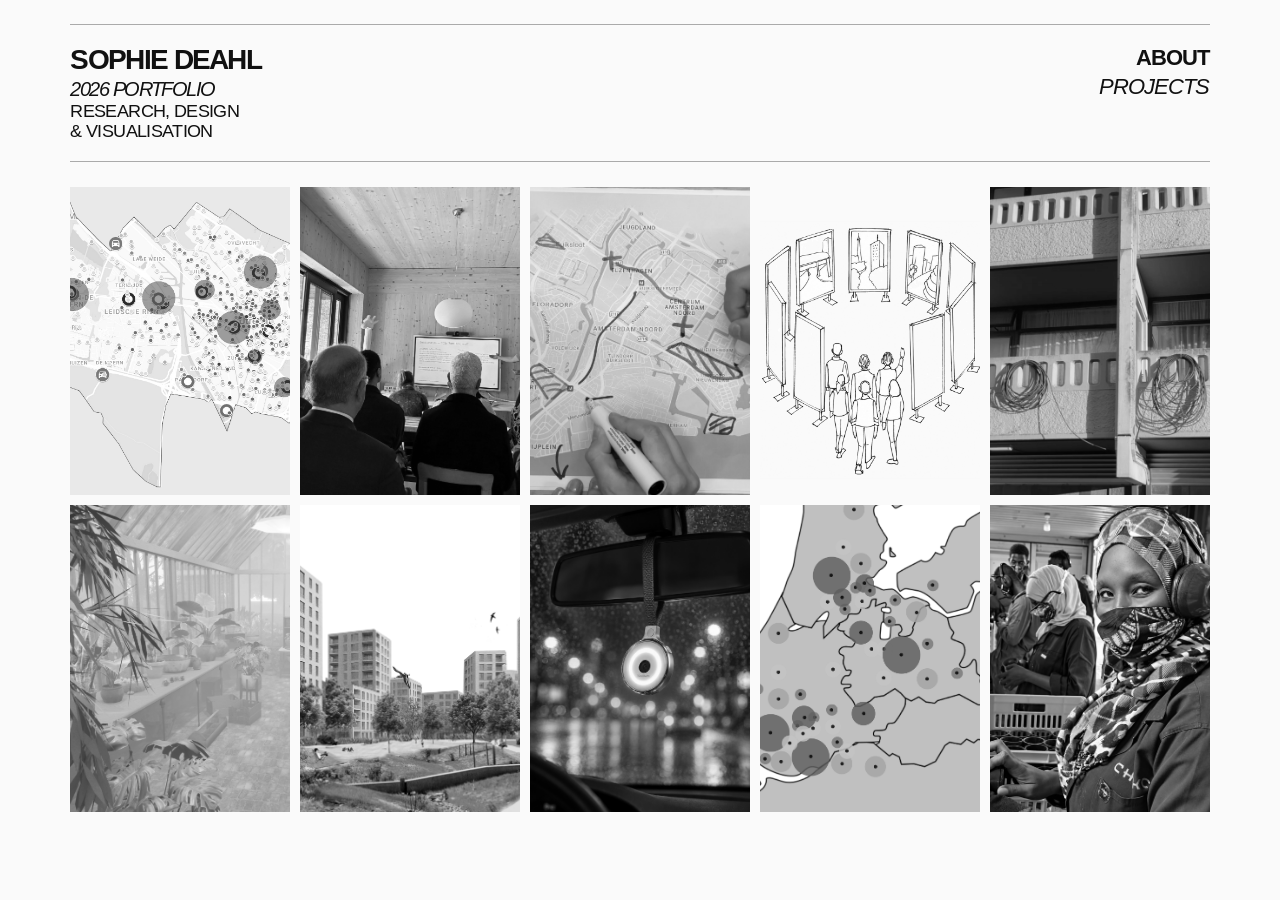
<file: index.html>
<!doctype html>
<html lang="en">

<head>
  <meta charset="utf-8">
  <meta name="viewport" content="width=device-width, initial-scale=1">

  <title>Research, Design &amp; Visualisation — Sophie Deahl</title>

  <link rel="stylesheet" href="style.css">

  <style>
    /* PROJECT GRID */

    #project-grid {
      overflow: visible;
    }

    @media (min-width: 1101px) {
      #project-grid {
        display: grid;
        grid-template-columns: repeat(5, minmax(0, 1fr));
        gap: 10px;
      }
    }

    #project-grid .project {
      position: relative;
      isolation: isolate;
      min-width: 0;
    }

    #project-grid .project.is-open {
      z-index: 30;
    }

    #project-grid .project .thumb {
      position: relative;
      z-index: 2;
      width: 100%;
      aspect-ratio: 5 / 7;
      overflow: hidden;
      cursor: pointer;
    }

    #project-grid .project .thumb img {
      display: block;
      width: 100%;
      height: 100%;
      object-fit: cover;
      filter: grayscale(100%);
      transform: scale(1);
      transition: filter 0.4s ease, transform 0.45s ease;
    }

    #project-grid .project:hover .thumb img,
    #project-grid .project:focus-within .thumb img {
      filter: grayscale(0%);
      transform: scale(1.08);
    }

    #project-grid .project .overlay {
      display: none !important;
    }

    /* PROJECT FOLD-OUTS */

    #project-grid .project-info {
      position: absolute;
      top: 0;
      left: 100%;
      width: 100%;
      height: 100%;
      box-sizing: border-box;
      padding: clamp(10px, 1.2vw, 18px);
      background: rgba(255, 255, 255, 0.94);
      color: #111;
      backdrop-filter: blur(7px);
      -webkit-backdrop-filter: blur(7px);
      display: flex;
      flex-direction: column;
      justify-content: center;
      gap: clamp(8px, 0.9vw, 13px);
      opacity: 0;
      visibility: hidden;
      pointer-events: none;
      transform: perspective(700px) rotateY(-75deg);
      transform-origin: left center;
      transition:
        opacity 0.24s ease,
        transform 0.36s ease,
        visibility 0.36s;
      overflow: auto;
      z-index: 1;
    }

    #project-grid .project.fold-left .project-info {
      left: auto;
      right: 100%;
      transform-origin: right center;
      transform: perspective(700px) rotateY(75deg);
    }

    #project-grid .project.is-open .project-info {
      opacity: 1;
      visibility: visible;
      transform: rotateY(0deg);
    }

    #project-grid .project:not(.is-open) .project-info {
      opacity: 0 !important;
      visibility: hidden !important;
      pointer-events: none !important;
    }

    #project-grid .project-info-title {
      margin: 0;
      font-family: 'Arimo', Arial, sans-serif;
      font-style: italic;
      font-weight: 800;
      font-size: clamp(15px, 1.35vw, 21px);
      line-height: 1.12;
      letter-spacing: -0.025em;
      color: #111;
      overflow-wrap: break-word;
    }

    #project-grid .project-info-year {
      margin: 0;
      font-family: 'Arimo', Arial, sans-serif;
      font-size: clamp(11px, 0.78vw, 13px);
      line-height: 1.2;
      color: #555;
    }

    #project-grid .project-info-rule {
      border: 0;
      border-top: 1px solid #bbb;
      margin: 0;
      flex-shrink: 0;
    }

    #project-grid .project-info-description {
      margin: 0;
      font-family: 'Arimo', Arial, sans-serif;
      font-size: clamp(11px, 0.78vw, 13px);
      line-height: 1.38;
      color: #222;
    }

    /* SIMPLE ABOUT PAGE — SKILLS ONLY */

    #about .simple-about {
      max-width: 1400px;
      margin: 0 auto;
      padding: 70px 5% 110px;
      font-family: 'Arimo', Arial, sans-serif;
      color: #111;
    }

    #about .about-content {
      display: grid;
      grid-template-columns: repeat(4, minmax(0, 1fr));
      gap: 40px;
    }

    #about .about-group {
      border-top: 1px solid #111;
      padding-top: 18px;
    }

    #about .about-group h2 {
      margin: 0 0 25px;
      font-size: 17px;
      font-weight: 700;
    }

    #about .about-group p {
      margin: 0;
      font-size: 15px;
      line-height: 1.9;
      font-weight: 400;
    }

    /* RESPONSIVE LAYOUT */

    @media (max-width: 1100px) {
      #project-grid .project-info-title {
        font-size: clamp(14px, 1.8vw, 20px);
      }

      #project-grid .project-info-description {
        font-size: clamp(11px, 1.2vw, 13px);
      }
    }

    @media (max-width: 800px) {
      #about .about-content {
        grid-template-columns: repeat(2, minmax(0, 1fr));
      }
    }

    @media (max-width: 700px) {
      #project-grid .project-info {
        left: 0 !important;
        right: auto !important;
        top: 100%;
        width: 100%;
        height: auto;
        min-height: 100%;
        max-height: 75vh;
        transform-origin: top center !important;
        transform: translateY(-8px) !important;
      }

      #project-grid .project.is-open .project-info {
        transform: translateY(0) !important;
      }

      #project-grid .project-info-title {
        font-size: clamp(15px, 3vw, 21px);
      }

      #project-grid .project-info-description {
        font-size: clamp(11px, 2.3vw, 14px);
      }
    }

    @media (max-width: 480px) {
      #about .about-content {
        grid-template-columns: 1fr;
      }
    }

    @media (prefers-reduced-motion: reduce) {
      #project-grid .project-info,
      #project-grid .project .thumb img {
        transition: none;
      }
    }
  </style>
</head>

<body>

  <!-- HEADER -->

  <header class="landing open" id="landing">
    <div class="landing-inner">

      <div class="landing-line"></div>

      <div class="landing-row">

        <a class="identity" href="#projects" id="home-link">
          <strong>SOPHIE DEAHL</strong>
          <em>2026 PORTFOLIO</em>
          <span>RESEARCH, DESIGN</span>
          <span>&amp; VISUALISATION</span>
        </a>

        <nav class="landing-nav" aria-label="Main navigation">

          <a href="#about" id="about-link">
            ABOUT
          </a>

          <a
            href="#projects"
            id="projects-link"
            class="active"
            aria-current="page"
          >
            PROJECTS
          </a>

        </nav>

      </div>

      <div class="landing-line"></div>

    </div>
  </header>

  <main>

    <!-- ABOUT -->

    <section
      class="content-section"
      id="about"
      aria-label="About"
    >

      <div class="simple-about">

        <div class="about-content">

          <div class="about-group">
            <h2>Research</h2>
            <p>
              Qualitative research<br>
              Spatial analysis<br>
              Data analysis<br>
              Stakeholder interviews<br>
              Policy research
            </p>
          </div>

          <div class="about-group">
            <h2>Design</h2>
            <p>
              Graphic design<br>
              Product design<br>
              Participatory design<br>
              Game design<br>
              Visual storytelling<br>
              Prototyping
            </p>
          </div>

          <div class="about-group">
            <h2>Other skills</h2>
            <p>
              Creative facilitation<br>
              Presenting<br>
              Video editing<br>
              Stop-motion animation<br>
              Website design
            </p>
          </div>

          <div class="about-group">
            <h2>Software</h2>
            <p>
              Illustrator<br>
              Photoshop<br>
              InDesign<br>
              Canva<br>
              Houdini<br>
              Unreal Engine<br>
              SolidWorks<br>
              Excel<br>
              GitHub<br>
              HTML<br>
              iMovie
            </p>
          </div>

        </div>

      </div>

    </section>

    <!-- PROJECTS -->

    <section
      class="content-section visible"
      id="projects"
      aria-label="Projects"
    >
      <div class="projects" id="project-grid"></div>
    </section>

  </main>

  <!-- EXISTING PROJECT DATA -->

  <script src="projects.js"></script>

  <!-- NAVIGATION AND PROJECT GRID -->

  <script>
    (function () {
      'use strict';

      const aboutSection =
        document.getElementById('about');

      const projectsSection =
        document.getElementById('projects');

      const aboutLink =
        document.getElementById('about-link');

      const projectsLink =
        document.getElementById('projects-link');

      const homeLink =
        document.getElementById('home-link');

      const grid =
        document.getElementById('project-grid');

      /* SECTION NAVIGATION */

      function showSection(section, scrollToTop) {
        const isAbout = section === 'about';

        aboutSection.classList.toggle(
          'visible',
          isAbout
        );

        projectsSection.classList.toggle(
          'visible',
          !isAbout
        );

        aboutLink.classList.toggle(
          'active',
          isAbout
        );

        projectsLink.classList.toggle(
          'active',
          !isAbout
        );

        if (isAbout) {
          aboutLink.setAttribute(
            'aria-current',
            'page'
          );

          projectsLink.removeAttribute('aria-current');
        } else {
          projectsLink.setAttribute(
            'aria-current',
            'page'
          );

          aboutLink.removeAttribute('aria-current');
        }

        if (scrollToTop) {
          window.scrollTo({
            top: 0,
            behavior: 'smooth'
          });
        }
      }

      function navigateTo(section, event) {
        if (event) {
          event.preventDefault();
        }

        history.pushState(null, '', '#' + section);
        showSection(section, true);
      }

      aboutLink.addEventListener(
        'click',
        function (event) {
          navigateTo('about', event);
        }
      );

      projectsLink.addEventListener(
        'click',
        function (event) {
          navigateTo('projects', event);
        }
      );

      homeLink.addEventListener(
        'click',
        function (event) {
          navigateTo('projects', event);
        }
      );

      function updateFromURL() {
        showSection(
          location.hash === '#about'
            ? 'about'
            : 'projects',
          false
        );

        closeAllProjects();
      }

      window.addEventListener(
        'popstate',
        updateFromURL
      );

      window.addEventListener(
        'hashchange',
        updateFromURL
      );

      /* PROJECT DATA */

      const projectData =
        typeof projects !== 'undefined' &&
        Array.isArray(projects)
          ? projects
          : [];

      const projectYears = {
        'commissioned-1': '2021',
        'msc-2': '2026',
        'msc-1': '2024',
        'commissioned-3': '2025',
        'msc-3': '2025',
        'commissioned-2': '2026',
        'other-2': '2015',
        'other-3': '2014',
        'other-1': '2025',
        'msc-4': '2025'
      };

      const foldoutData = {
        'msc-1':
          'Designed a participatory mapping tool to explore how residents experience neighbourhood change in Amsterdam-Noord. Combined individual perspectives into a collective map to visualise different experiences of gentrification.',

        'msc-2':
          'Investigated collaboration between stakeholders involved in rooftop densification in Rotterdam. Used interviews and observations to explore how participation, power dynamics and differing interests influence collaboration in urban development.',

        'msc-3':
          'The energy transition in Amsterdam Zuidoost raises questions about trust and collaboration between residents and institutions. Through interviews, co-creation sessions and stakeholder mapping, we brought together different perspectives and identified opportunities for collaboration.',

        'msc-4':
          "For the Municipality of Amsterdam, a series of visual collages illustrated four key themes for a new neighbourhood planned within the existing Zaanstraat area. The collages translated urban development ideas into images, helping communicate the vision for the neighbourhood's future.",

        'commissioned-1':
          'The development of mobility hubs in Utrecht required a better understanding of how different transport networks connect. Spatial analysis of public transport, shared mobility, cycling accessibility and key destinations helped identify promising locations for the pilot hubs.',

        'commissioned-2':
          'Electricity grid congestion is becoming an increasing challenge for residential development in the Netherlands. An analysis of 49 housing projects combined spatial data and technical criteria to assess potential risks and identify developments requiring further investigation.',

        'commissioned-3':
          'An immersive game concept aimed to help policymakers experience possible futures for Dutch cities and better understand the impact of urban planning decisions. Research, concept development and visual sketches helped make these future scenarios more tangible.',

        'other-1':
          'A magical forest became the setting for a short immersive game, bringing hand-drawn creatures to life in a 3D environment. Houdini and Unreal Engine were used to combine character design, 3D modelling and visual programming into a playable experience.',

        'other-2':
          'Personal safety while driving was the starting point for TomTom Charm, a compact safety device designed for women. User research into driving experiences and safety concerns informed a product concept combining an emergency button, alarms and location sharing.',

        'other-3':
          'In Zanzibar, a workshop was established to create new opportunities for local women through circular design. Discarded materials were transformed into products, combining skills training, hands-on production and opportunities to sell locally.'
      };

      /* PROJECT OPEN / CLOSE */

      let activeProject = null;

      function closeAllProjects() {
        grid.querySelectorAll('.project.is-open')
          .forEach(function (tile) {
            tile.classList.remove('is-open');
          });

        activeProject = null;
      }

      function openProject(tile) {
        if (!tile) {
          closeAllProjects();
          return;
        }

        if (
          activeProject === tile &&
          tile.classList.contains('is-open')
        ) {
          return;
        }

        closeAllProjects();

        const rect = tile.getBoundingClientRect();

        const spaceRight =
          window.innerWidth - rect.right;

        const spaceLeft =
          rect.left;

        tile.classList.toggle(
          'fold-left',
          spaceRight < rect.width &&
          spaceLeft > spaceRight
        );

        tile.classList.add('is-open');
        activeProject = tile;
      }

      /* BUILD PROJECT GRID */

      projectData.forEach(function (p) {
        const tile = document.createElement('div');

        tile.className = 'project';
        tile.tabIndex = 0;

        tile.setAttribute(
          'aria-label',
          p.title || 'Project'
        );

        const thumb = document.createElement('div');
        thumb.className = 'thumb';

        if (p.image) {
          const img = document.createElement('img');

          img.src = p.image;
          img.alt = p.title || '';
          img.loading = 'lazy';

          thumb.appendChild(img);
        }

        tile.appendChild(thumb);

        const projectHref = p.href || (
          'project.html?id=' +
          encodeURIComponent(p.id)
        );

        thumb.addEventListener('click', function () {
          window.location.href = projectHref;
        });

        const path = (p.href || '')
          .split('?')[0]
          .split('#')[0];

        const key = (
          path.split('/').pop() || ''
        ).replace(/\.html$/i, '') || p.id;

        const descriptionText =
          foldoutData[key] ||
          foldoutData[p.id] ||
          'Explore this project in more detail.';

        const yearText =
          projectYears[key] ||
          projectYears[p.id] ||
          '';

        const info = document.createElement('div');
        info.className = 'project-info';

        const title = document.createElement('h3');
        title.className = 'project-info-title';
        title.textContent = p.title || '';

        const year = document.createElement('p');
        year.className = 'project-info-year';
        year.textContent = yearText;

        const rule = document.createElement('hr');
        rule.className = 'project-info-rule';

        const description = document.createElement('p');
        description.className = 'project-info-description';
        description.textContent = descriptionText;

        info.append(
          title,
          year,
          rule,
          description
        );

        tile.appendChild(info);

        /* KEYBOARD INTERACTION */

        tile.addEventListener('keydown', function (event) {
          if (event.target !== tile) {
            return;
          }

          if (
            event.key === 'Enter' ||
            event.key === ' '
          ) {
            event.preventDefault();

            if (activeProject === tile) {
              closeAllProjects();
            } else {
              openProject(tile);
            }
          }

          if (event.key === 'Escape') {
            closeAllProjects();
          }
        });

        tile.addEventListener('focusin', function () {
          openProject(tile);
        });

        grid.appendChild(tile);
      });

      /* HOVER INTERACTION */

      grid.addEventListener('pointermove', function (event) {
        if (
          event.pointerType !== 'mouse' &&
          event.pointerType !== 'pen'
        ) {
          return;
        }

        const x = event.clientX;
        const y = event.clientY;

        let hoveredTile = null;

        const tiles =
          grid.querySelectorAll('.project');

        for (const tile of tiles) {
          const thumb = tile.querySelector('.thumb');

          if (!thumb) {
            continue;
          }

          const rect = thumb.getBoundingClientRect();

          const inside =
            x >= rect.left &&
            x <= rect.right &&
            y >= rect.top &&
            y <= rect.bottom;

          if (inside) {
            hoveredTile = tile;
            break;
          }
        }

        if (hoveredTile) {
          openProject(hoveredTile);
        } else {
          closeAllProjects();
        }
      });

      grid.addEventListener('pointerleave', function (event) {
        if (
          event.pointerType === 'mouse' ||
          event.pointerType === 'pen'
        ) {
          closeAllProjects();
        }
      });

      document.addEventListener('click', function (event) {
        if (!event.target.closest('#project-grid .project')) {
          closeAllProjects();
        }
      });

      /* INITIAL PAGE */

      updateFromURL();

    }());
  </script>

</body>
</html>
</file>
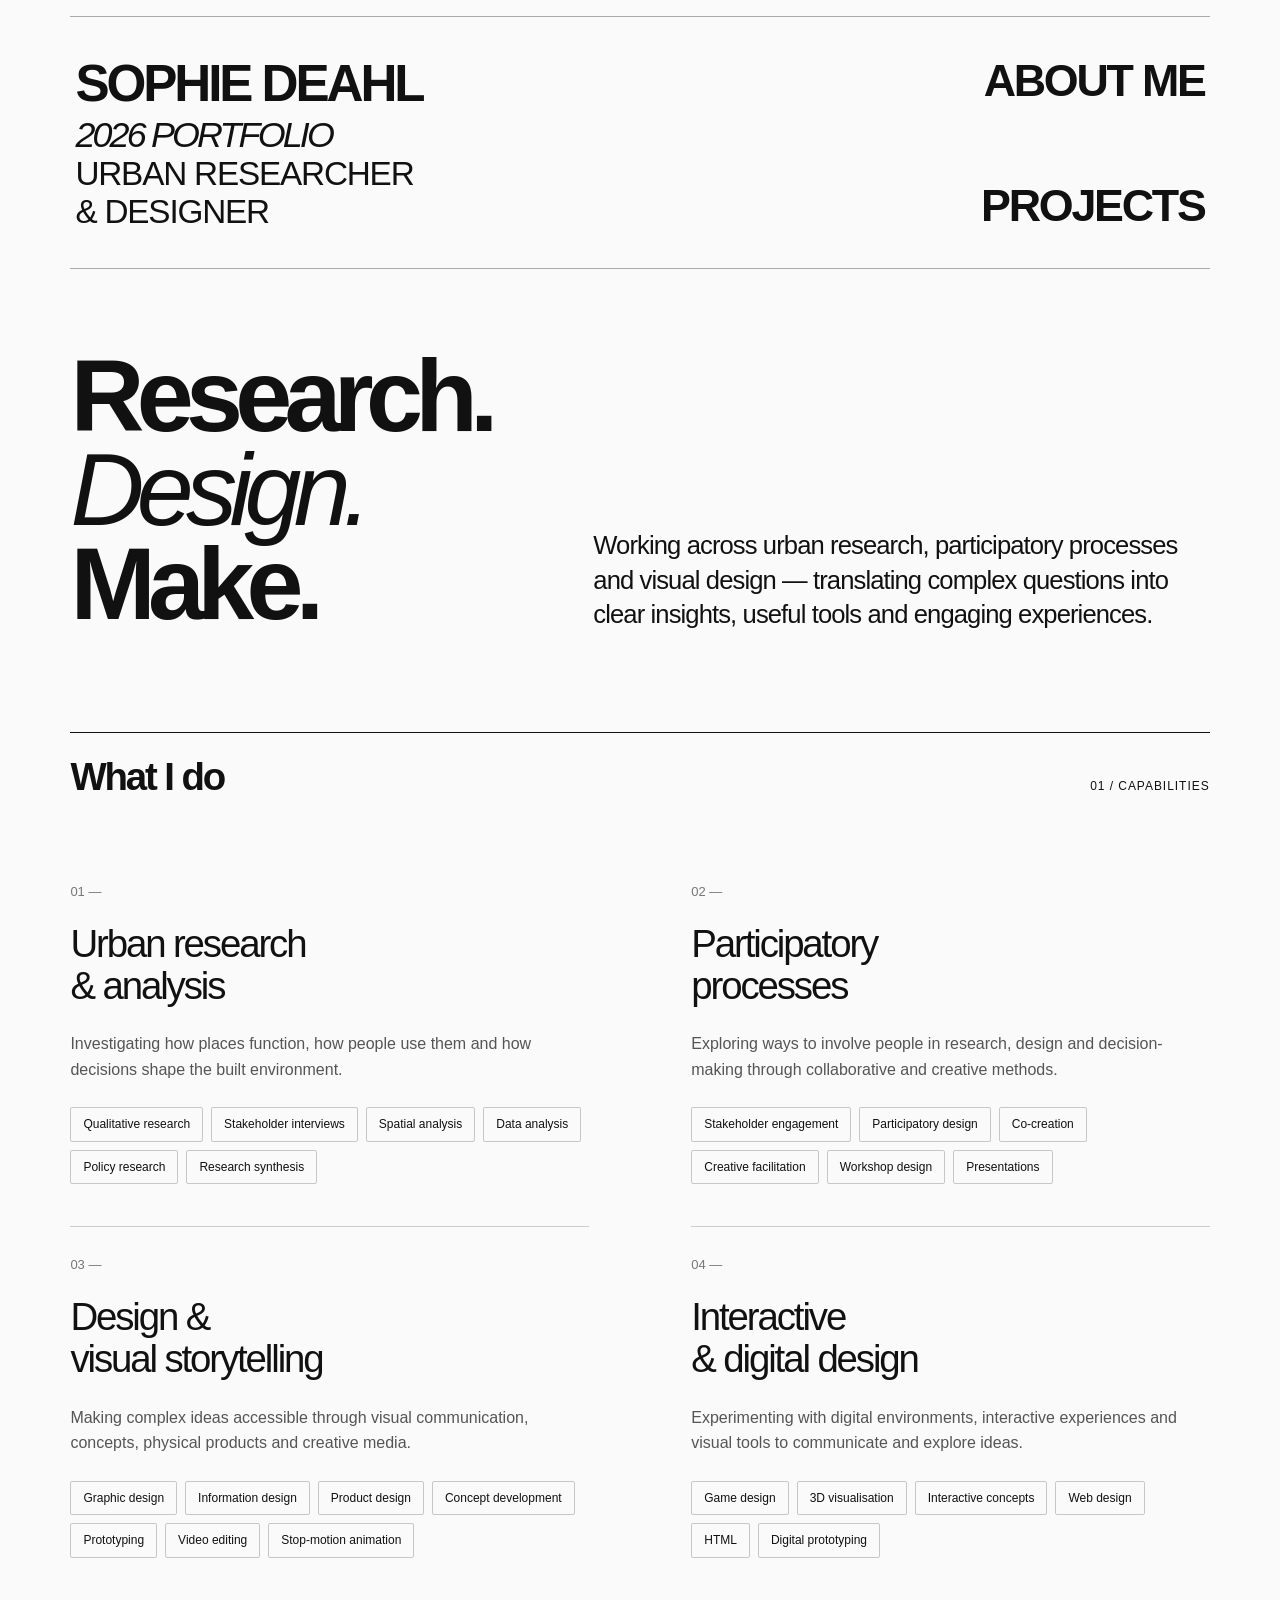
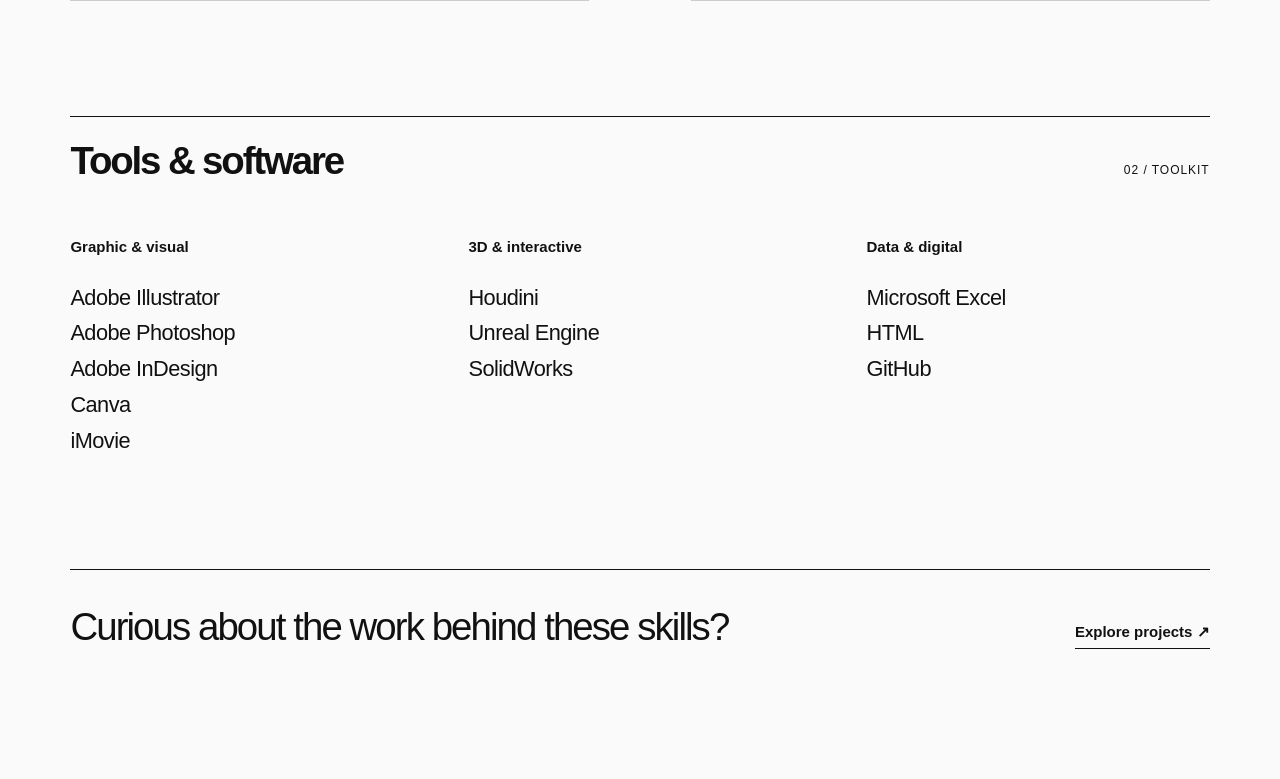
<file: about.html>
<!DOCTYPE html>
<html lang="en">

<head>
  <meta charset="UTF-8">
  <meta name="viewport" content="width=device-width, initial-scale=1.0">

  <title>About — Sophie Deahl</title>
  <link rel="stylesheet" href="style.css">

  <style>
    * {
      box-sizing: border-box;
    }

    html {
      scroll-behavior: smooth;
    }

    body {
      margin: 0;
      background: #fafafa;
      color: #111;
      font-family: Arial, Helvetica, sans-serif;
    }

    a {
      color: inherit;
    }

    /* HEADER */

    .landing {
      padding: 16px 5.5% 0;
    }

    .landing-inner {
      max-width: 1700px;
      margin: 0 auto;
    }

    .landing-line {
      height: 1px;
      background: #aaa;
    }

    .landing-row {
      display: flex;
      justify-content: space-between;
      align-items: stretch;
      gap: 40px;
      padding: 38px 5px;
    }

    .landing .identity {
      font-size: clamp(30px, 4vw, 60px);
      line-height: 1.12;
      letter-spacing: -.055em;
      flex-shrink: 0;
      color: inherit;
      text-decoration: none;
    }

    .landing-nav {
      display: flex;
      flex-direction: column;
      justify-content: space-between;
      align-items: flex-end;
      text-align: right;
    }

    .landing-nav a {
      font-size: clamp(30px, 3.5vw, 54px);
      font-weight: 700;
      letter-spacing: -.05em;
      line-height: 1.12;
      white-space: nowrap;
      text-decoration: none;
    }

    .landing-nav a:hover,
    .landing-nav a:focus-visible {
      font-weight: 400;
      font-style: italic;
    }

    /* PAGE */

    .about-page {
      max-width: 1700px;
      margin: 0 auto;
      padding: 80px 5.5% 130px;
    }

    .eyebrow {
      font-size: 12px;
      font-weight: 700;
      letter-spacing: .12em;
      text-transform: uppercase;
    }

    /* INTRODUCTION */

    .intro {
      display: grid;
      grid-template-columns: 1fr 1.6fr;
      gap: 9%;
      padding-bottom: 100px;
    }

    .intro h1 {
      margin: 0;
      font-size: clamp(56px, 8vw, 130px);
      line-height: .92;
      letter-spacing: -.075em;
      font-weight: 700;
    }

    .intro h1 span {
      display: block;
    }

    .intro h1 span:nth-child(2) {
      font-style: italic;
      font-weight: 400;
    }

    .intro-text {
      align-self: end;
      max-width: 650px;
    }

    .intro-text p {
      font-size: clamp(20px, 2vw, 29px);
      line-height: 1.35;
      letter-spacing: -.035em;
      margin: 0;
    }

    /* SECTION DIVIDERS */

    .section-heading {
      display: flex;
      justify-content: space-between;
      align-items: baseline;
      gap: 20px;
      border-top: 1px solid #111;
      padding: 22px 0 55px;
    }

    .section-heading h2 {
      margin: 0;
      font-size: clamp(25px, 3vw, 42px);
      font-weight: 700;
      letter-spacing: -.055em;
    }

    .section-heading span {
      font-size: 12px;
      letter-spacing: .08em;
      text-transform: uppercase;
    }

    /* CAPABILITIES */

    .capabilities {
      margin-bottom: 115px;
    }

    .capability-grid {
      display: grid;
      grid-template-columns: repeat(2, minmax(0, 1fr));
      column-gap: 9%;
    }

    .capability {
      padding: 30px 0 42px;
      border-bottom: 1px solid #ccc;
    }

    .capability-number {
      display: block;
      margin-bottom: 24px;
      font-size: 13px;
      color: #777;
    }

    .capability h3 {
      font-size: clamp(25px, 3vw, 39px);
      line-height: 1.1;
      letter-spacing: -.055em;
      font-weight: 500;
      margin: 0 0 24px;
    }

    .capability p {
      max-width: 490px;
      font-size: 16px;
      line-height: 1.6;
      color: #555;
      margin: 0 0 25px;
    }

    .skill-list {
      display: flex;
      flex-wrap: wrap;
      gap: 8px;
    }

    .skill-list span {
      border: 1px solid #c7c7c7;
      border-radius: 2px;
      padding: 9px 12px;
      font-size: 12px;
      line-height: 1.2;
    }

    /* SOFTWARE */

    .software {
      margin-bottom: 110px;
    }

    .software-grid {
      display: grid;
      grid-template-columns: repeat(3, minmax(0, 1fr));
      gap: 55px;
    }

    .software-group h3 {
      font-size: 15px;
      font-weight: 700;
      margin: 0 0 25px;
    }

    .software-group ul {
      list-style: none;
      padding: 0;
      margin: 0;
    }

    .software-group li {
      font-size: clamp(17px, 1.7vw, 23px);
      line-height: 1.65;
      letter-spacing: -.025em;
    }

    /* CLOSING */

    .closing {
      border-top: 1px solid #111;
      padding-top: 35px;
      display: flex;
      justify-content: space-between;
      align-items: flex-end;
      gap: 30px;
    }

    .closing p {
      margin: 0;
      max-width: 700px;
      font-size: clamp(23px, 3vw, 43px);
      line-height: 1.15;
      letter-spacing: -.05em;
    }

    .closing a {
      font-size: 15px;
      font-weight: 700;
      text-decoration: none;
      border-bottom: 1px solid #111;
      padding-bottom: 7px;
      white-space: nowrap;
    }

    .closing a:hover {
      font-style: italic;
    }

    /* TABLET */

    @media (max-width: 1000px) {
      .intro {
        grid-template-columns: 1fr;
        gap: 55px;
      }

      .intro-text {
        max-width: 700px;
      }
    }

    /* MOBILE */

    @media (max-width: 700px) {
      .landing {
        padding: 25px 5% 0;
      }

      .landing-row {
        flex-direction: column;
        gap: 45px;
        padding: 35px 5px;
      }

      .landing .identity {
        font-size: clamp(26px, 6vw, 40px);
      }

      .landing-nav {
        align-items: flex-start;
        text-align: left;
        gap: 25px;
      }

      .landing-nav a {
        font-size: clamp(26px, 6vw, 40px);
      }

      .about-page {
        padding: 65px 5% 90px;
      }

      .intro {
        padding-bottom: 85px;
      }

      .intro h1 {
        font-size: clamp(65px, 14vw, 100px);
      }

      .capability-grid {
        grid-template-columns: 1fr;
      }

      .software-grid {
        grid-template-columns: 1fr 1fr;
        gap: 40px 25px;
      }

      .capabilities,
      .software {
        margin-bottom: 85px;
      }

      .closing {
        flex-direction: column;
        align-items: flex-start;
      }
    }

    @media (max-width: 420px) {
      .software-grid {
        grid-template-columns: 1fr;
      }
    }
  </style>
</head>

<body>

  <!-- HEADER -->

  <header class="landing">
    <div class="landing-inner">

      <div class="landing-line"></div>

      <div class="landing-row">

        <a class="identity" href="index.html">
          <strong>SOPHIE DEAHL</strong>
          <em>2026 PORTFOLIO</em>
          <span>URBAN RESEARCHER<br>&amp; DESIGNER</span>
        </a>

        <nav class="landing-nav" aria-label="Main navigation">
          <a href="about.html" aria-current="page">ABOUT ME</a>
          <a href="index.html#projects">PROJECTS</a>
        </nav>

      </div>

      <div class="landing-line"></div>

    </div>
  </header>

  <!-- MAIN CONTENT -->

  <main class="about-page">

    <!-- INTRO -->

    <section class="intro">

      <div>
        <h1>
          <span>Research.</span>
          <span>Design.</span>
          <span>Make.</span>
        </h1>
      </div>

      <div class="intro-text">
        <p>
          Working across urban research, participatory
          processes and visual design — translating
          complex questions into clear insights,
          useful tools and engaging experiences.
        </p>
      </div>

    </section>

    <!-- CAPABILITIES -->

    <section class="capabilities">

      <div class="section-heading">
        <h2>What I do</h2>
        <span>01 / Capabilities</span>
      </div>

      <div class="capability-grid">

        <article class="capability">
          <span class="capability-number">01 —</span>

          <h3>Urban research<br>&amp; analysis</h3>

          <p>
            Investigating how places function, how
            people use them and how decisions shape
            the built environment.
          </p>

          <div class="skill-list">
            <span>Qualitative research</span>
            <span>Stakeholder interviews</span>
            <span>Spatial analysis</span>
            <span>Data analysis</span>
            <span>Policy research</span>
            <span>Research synthesis</span>
          </div>
        </article>

        <article class="capability">
          <span class="capability-number">02 —</span>

          <h3>Participatory<br>processes</h3>

          <p>
            Exploring ways to involve people in
            research, design and decision-making
            through collaborative and creative methods.
          </p>

          <div class="skill-list">
            <span>Stakeholder engagement</span>
            <span>Participatory design</span>
            <span>Co-creation</span>
            <span>Creative facilitation</span>
            <span>Workshop design</span>
            <span>Presentations</span>
          </div>
        </article>

        <article class="capability">
          <span class="capability-number">03 —</span>

          <h3>Design &amp;<br>visual storytelling</h3>

          <p>
            Making complex ideas accessible through
            visual communication, concepts,
            physical products and creative media.
          </p>

          <div class="skill-list">
            <span>Graphic design</span>
            <span>Information design</span>
            <span>Product design</span>
            <span>Concept development</span>
            <span>Prototyping</span>
            <span>Video editing</span>
            <span>Stop-motion animation</span>
          </div>
        </article>

        <article class="capability">
          <span class="capability-number">04 —</span>

          <h3>Interactive<br>&amp; digital design</h3>

          <p>
            Experimenting with digital environments,
            interactive experiences and visual tools
            to communicate and explore ideas.
          </p>

          <div class="skill-list">
            <span>Game design</span>
            <span>3D visualisation</span>
            <span>Interactive concepts</span>
            <span>Web design</span>
            <span>HTML</span>
            <span>Digital prototyping</span>
          </div>
        </article>

      </div>

    </section>

    <!-- SOFTWARE -->

    <section class="software">

      <div class="section-heading">
        <h2>Tools &amp; software</h2>
        <span>02 / Toolkit</span>
      </div>

      <div class="software-grid">

        <div class="software-group">
          <h3>Graphic &amp; visual</h3>
          <ul>
            <li>Adobe Illustrator</li>
            <li>Adobe Photoshop</li>
            <li>Adobe InDesign</li>
            <li>Canva</li>
            <li>iMovie</li>
          </ul>
        </div>

        <div class="software-group">
          <h3>3D &amp; interactive</h3>
          <ul>
            <li>Houdini</li>
            <li>Unreal Engine</li>
            <li>SolidWorks</li>
          </ul>
        </div>

        <div class="software-group">
          <h3>Data &amp; digital</h3>
          <ul>
            <li>Microsoft Excel</li>
            <li>HTML</li>
            <li>GitHub</li>
          </ul>
        </div>

      </div>

    </section>

    <!-- CLOSING -->

    <section class="closing">
      <p>
        Curious about the work behind
        these skills?
      </p>

      <a href="index.html#projects">
        Explore projects ↗
      </a>
    </section>

  </main>

  <script src="projects.js"></script>

</body>
</html>
</file>
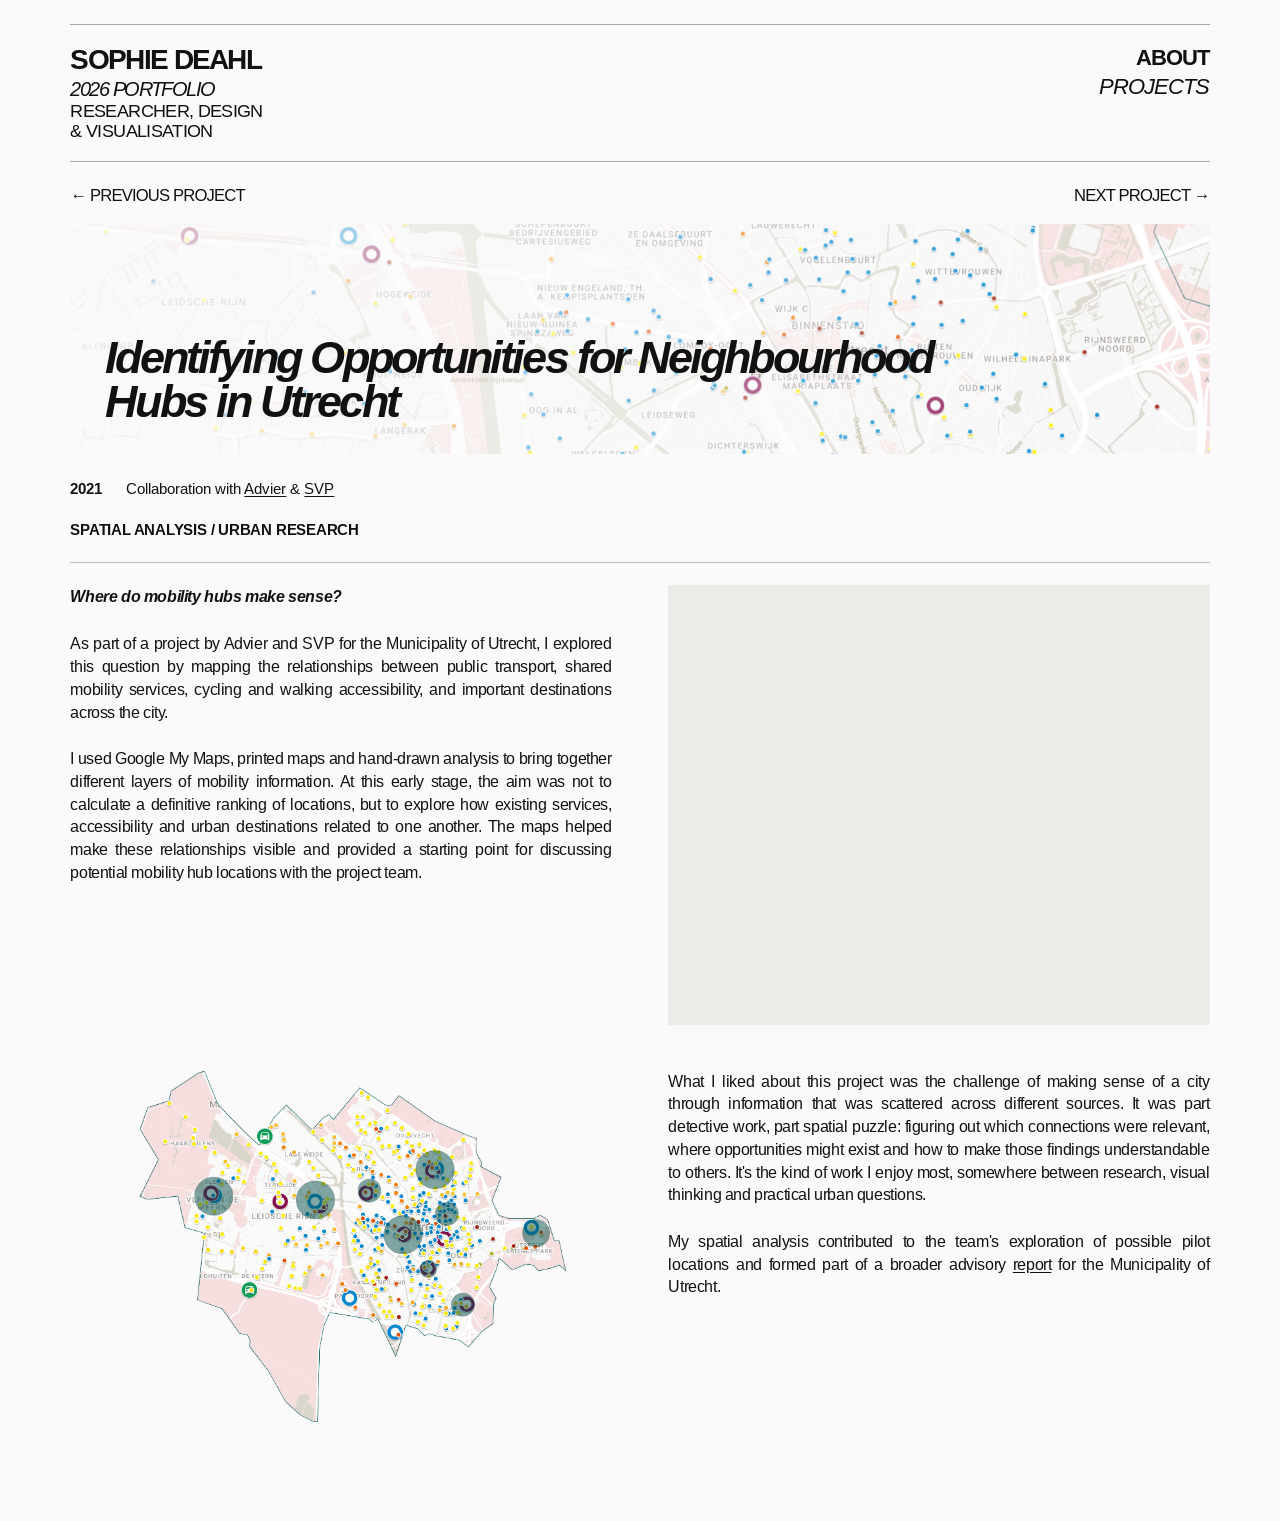
<file: commissioned-1.html>
<!DOCTYPE html>
<html lang="en">

<head>
  <meta charset="UTF-8">
  <meta name="viewport" content="width=device-width, initial-scale=1.0">

  <title>Mapping Mobility — Sophie Deahl</title>

  <link rel="stylesheet" href="style.css">

  <style>
    /* ========================================
       PROJECT PAGE ONLY

       Header styles come from style.css,
       exactly as on the homepage.
    ======================================== */

    .project-content {
      width: 100%;
      max-width: 1500px;
      margin: 0 auto;
      padding: 24px 5.5% 90px;
    }

    /* PROJECT HERO */

    .project-hero {
      position: relative;
      width: 100%;
      height: 230px;
      overflow: hidden;
      background: #e9ece7;
      isolation: isolate;
    }

    .project-hero > img {
      display: block;
      width: 100%;
      height: 100%;
      object-fit: cover;
      object-position: center;
    }

    .project-hero::after {
      content: "";
      position: absolute;
      inset: 0;
      background: linear-gradient(
        90deg,
        rgba(250, 250, 250, .80) 0%,
        rgba(250, 250, 250, .48) 48%,
        rgba(250, 250, 250, .05) 100%
      );
      z-index: 1;
      pointer-events: none;
    }

    .project-hero-content {
      position: absolute;
      inset: 0;
      z-index: 2;
      padding: 30px 35px;
      display: flex;
      flex-direction: column;
      justify-content: flex-end;
      align-items: flex-start;
    }

    .project-title {
      max-width: 850px;
      margin: 0;
      font-size: clamp(32px, 3.5vw, 52px);
      font-weight: 700;
      font-style: italic;
      line-height: .98;
      letter-spacing: -.065em;
    }

    /* PROJECT METADATA */

    .project-meta {
      display: flex;
      flex-wrap: wrap;
      align-items: baseline;
      gap: 12px 24px;
      font-size: 15px;
      line-height: 1.4;
      margin: 24px 0 20px;
    }

    .project-year {
      font-weight: 700;
    }

    .project-meta a,
    .project-copy a {
      color: inherit;
      text-decoration: underline;
      text-underline-offset: 2px;
    }

    .project-meta a:hover,
    .project-copy a:hover {
      font-style: italic;
    }

    /* VISIBLE PROJECT CATEGORIES */

    .project-disciplines {
      display: block;
      margin: 0 0 22px;
      padding: 0 0 20px;
      border-bottom: 1px solid #bbb;
      color: #111;
      font-family: 'Arimo', Arial, Helvetica, sans-serif;
      font-size: 15px;
      font-weight: 700;
      line-height: 1.45;
      letter-spacing: -.015em;
      text-transform: uppercase;
    }

    /* FOUR-BLOCK GRID */

    .project-grid {
      display: grid;
      grid-template-columns:
        minmax(0, 1fr)
        minmax(0, 1fr);
      column-gap: 5%;
      row-gap: 45px;
      align-items: start;
    }

    .project-block {
      min-width: 0;
      width: 100%;
    }

    /* PROJECT TEXT */

    .project-copy p {
      font-size: clamp(16px, 1.2vw, 17px);
      font-weight: 400;
      line-height: 1.42;
      letter-spacing: -.025em;
      text-align: justify;
      hyphens: none;
      margin: 0 0 24px;
    }

    .project-copy p:last-child {
      margin-bottom: 0;
    }

    /* INTERACTIVE MAP */

    .project-map {
      width: 100%;
      height: 440px;
      overflow: hidden;
      background: #e9ece7;
    }

    .project-map iframe {
      display: block;
      width: 100%;
      height: 500px;
      border: 0;
      margin-top: -60px;
    }

    /* ANALYSIS IMAGE */

    .project-image-link {
      display: block;
      width: 100%;
      overflow: hidden;
      cursor: zoom-in;
    }

    .project-image {
      display: block;
      width: 100%;
      height: auto;
      transition: transform .25s ease;
    }

    .project-image-link:hover .project-image {
      transform: scale(1.025);
    }

    /* TABLET */

    @media (max-width: 1000px) {
      .project-grid {
        column-gap: 4%;
      }

      .project-map {
        height: 380px;
      }

      .project-map iframe {
        height: 440px;
      }
    }

    /* MOBILE */

    @media (max-width: 700px) {
      .project-content {
        padding: 22px 5% 70px;
      }

      .project-hero {
        height: 210px;
      }

      .project-hero-content {
        padding: 20px;
      }

      .project-title {
        font-size: clamp(30px, 7vw, 44px);
        max-width: 100%;
      }

      .project-meta {
        margin: 22px 0 20px;
      }

      .project-disciplines {
        font-size: 14px;
      }

      .project-grid {
        grid-template-columns: 1fr;
        row-gap: 30px;
      }

      .project-copy p {
        font-size: 18px;
      }

      .project-map {
        height: 420px;
      }

      .project-map iframe {
        height: 480px;
      }
    }
  </style>

</head>

<body>

  <!-- HEADER: SAME STRUCTURE AS INDEX.HTML -->

  <header class="landing open" id="landing">
    <div class="landing-inner">

      <div class="landing-line"></div>

      <div class="landing-row">

        <a class="identity" href="index.html#about">
          <strong>SOPHIE DEAHL</strong>
          <em>2026 PORTFOLIO</em>
          <span>RESEARCHER, DESIGN</span>
          <span>&amp; VISUALISATION</span>
        </a>

        <nav class="landing-nav" aria-label="Main navigation">
          <a href="index.html#about">ABOUT</a>
          <a href="index.html#projects" class="active" aria-current="page">
            PROJECTS
          </a>
        </nav>

      </div>

      <div class="landing-line"></div>

    </div>
  </header>


  <!-- PROJECT CONTENT -->

  <main class="project-content">

    <!-- HERO -->

    <section class="project-hero">

      <img
        src="assets/commissioned-1.png"
        alt="Mobility Hub spatial research map of Utrecht"
      >

      <div class="project-hero-content">
        <h1 class="project-title">
          Identifying Opportunities for Neighbourhood Hubs in Utrecht
        </h1>
      </div>

    </section>


    <!-- PROJECT METADATA -->

    <div class="project-meta">

      <span class="project-year">2021</span>

      <span>
        Collaboration with
        <a
          href="https://advier.nl/"
          target="_blank"
          rel="noopener noreferrer"
        >Advier</a>
        &amp;
        <a
          href="https://www.svp-svp.nl/"
          target="_blank"
          rel="noopener noreferrer"
        >SVP</a>
      </span>

    </div>


    <!-- PROJECT CATEGORIES: ABOVE INTRODUCTORY TEXT -->

    <div class="project-disciplines">
      Spatial Analysis / Urban Research
    </div>


    <!-- FOUR-BLOCK PROJECT GRID -->

    <section class="project-grid">

      <!-- BLOCK 1: INTRODUCTORY TEXT -->

      <div class="project-block project-copy">

        <p>
          <strong><em>
            Where do mobility hubs make sense?
          </em></strong>
        </p>

        <p>
          As part of a project by Advier and SVP for the
          Municipality of Utrecht, I explored this question
          by mapping the relationships between public transport,
          shared mobility services, cycling and walking
          accessibility, and important destinations across
          the city.
        </p>

        <p>
          I used Google My Maps, printed maps and hand-drawn
          analysis to bring together different layers of mobility
          information. At this early stage, the aim was not to
          calculate a definitive ranking of locations, but to
          explore how existing services, accessibility and urban
          destinations related to one another. The maps helped
          make these relationships visible and provided a starting
          point for discussing potential mobility hub locations
          with the project team.
        </p>

      </div>


      <!-- BLOCK 2: INTERACTIVE MAP -->

      <div class="project-block project-map">

        <iframe
          src="https://www.google.com/maps/d/embed?mid=1F2jnrixLhoqBuyDujyhGvXZ8xrTC1nH8"
          title="Utrecht mobility research map"
          loading="lazy"
          allowfullscreen>
        </iframe>

      </div>


      <!-- BLOCK 3: SPATIAL ANALYSIS IMAGE -->

      <div class="project-block">

        <a
          class="project-image-link"
          href="assets/commissioned-1-2.png"
          target="_blank"
          rel="noopener noreferrer"
          aria-label="Open mobility analysis image"
        >
          <img
            class="project-image"
            src="assets/commissioned-1-2.png"
            alt="Spatial analysis of mobility services and urban destinations in Utrecht"
            loading="lazy"
          >
        </a>

      </div>


      <!-- BLOCK 4: REFLECTION -->

      <div class="project-block project-copy">

        <p>
          What I liked about this project was the challenge of
          making sense of a city through information that was
          scattered across different sources. It was part
          detective work, part spatial puzzle: figuring out which
          connections were relevant, where opportunities might
          exist and how to make those findings understandable to
          others. It's the kind of work I enjoy most, somewhere
          between research, visual thinking and practical urban
          questions.
        </p>

        <p>
          My spatial analysis contributed to the team's exploration
          of possible pilot locations and formed part of a broader
          advisory
          <a
            href="https://uploads-ssl.webflow.com/623870c44121abe6970a958b/623870c44121ab76990a9b63_210413_Kookboek%20Buurthub%20Utrecht.pdf"
            target="_blank"
            rel="noopener noreferrer"
          >report</a>
          for the Municipality of Utrecht.
        </p>

      </div>

    </section>

  </main>


  <!-- EXISTING PROJECT DATA -->

  <script src="projects.js"></script>

</body>
</html>
</file>
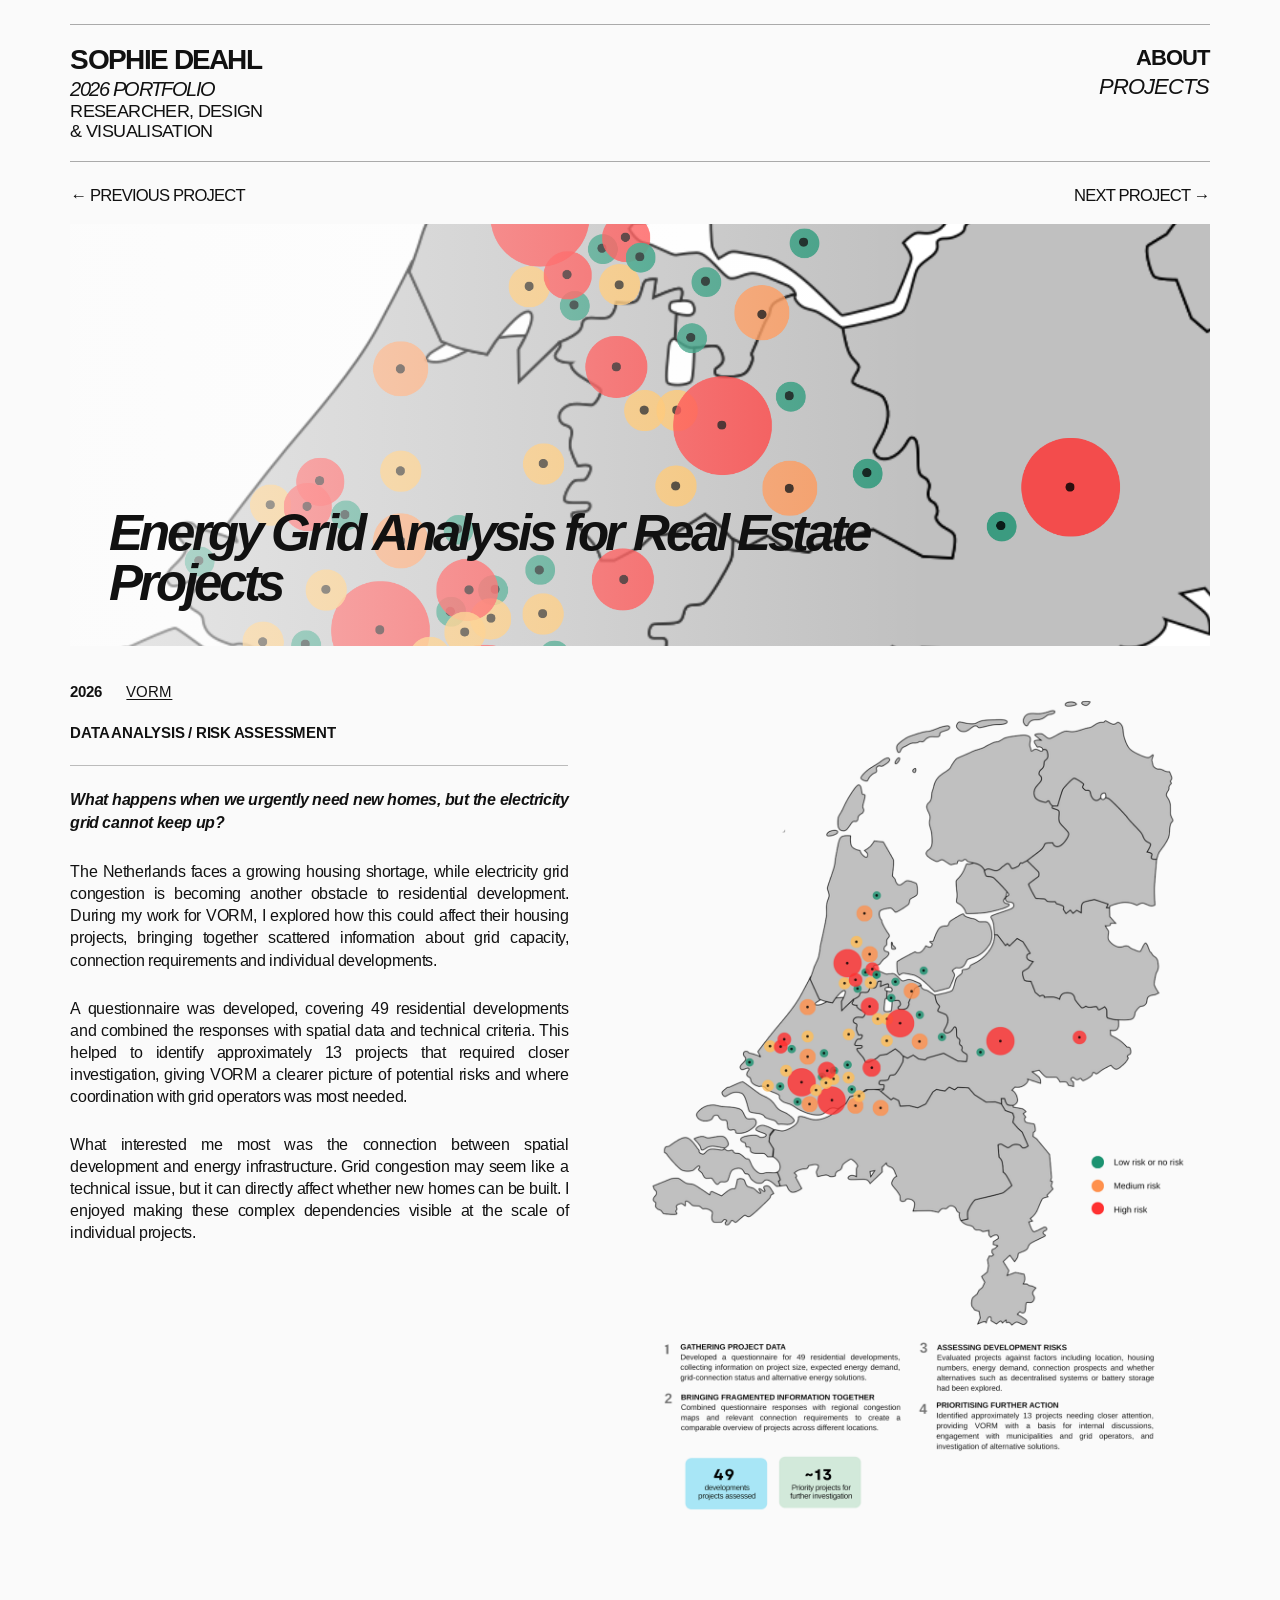
<file: commissioned-2.html>
<!DOCTYPE html>
<html lang="en">

<head>
  <meta charset="UTF-8">
  <meta name="viewport" content="width=device-width, initial-scale=1.0">

  <title>Energy Grid Analysis for Real Estate Projects — Sophie Deahl</title>

  <link rel="stylesheet" href="style.css">

  <style>
    /* PROJECT PAGE STYLES ONLY.
       Header styling is inherited from style.css. */

    .project-content {
      width: 100%;
      max-width: 1500px;
      margin: 0 auto;
      padding: 24px 5.5% 90px;
    }

    /* HERO IMAGE */

    .project-hero {
      position: relative;
      width: 100%;
      height: clamp(310px, 33vw, 450px);
      overflow: hidden;
      background: #e9ece7;
      isolation: isolate;
    }

    .project-hero > img {
      display: block;
      width: 100%;
      height: 100%;
      object-fit: cover;
      object-position: center;
    }

    .project-hero::after {
      content: "";
      position: absolute;
      inset: 0;
      background: linear-gradient(
        90deg,
        rgba(250, 250, 250, .68) 0%,
        rgba(250, 250, 250, .32) 42%,
        rgba(250, 250, 250, 0) 75%
      );
      z-index: 1;
      pointer-events: none;
    }

    .project-hero-content {
      position: absolute;
      inset: 0;
      z-index: 2;
      padding: clamp(24px, 3vw, 45px);
      display: flex;
      flex-direction: column;
      justify-content: flex-end;
      align-items: flex-start;
    }

    .project-title {
      max-width: 850px;
      margin: 0;
      font-size: clamp(34px, 4vw, 58px);
      font-weight: 700;
      font-style: italic;
      line-height: .98;
      letter-spacing: -.065em;
    }

    /* TWO-COLUMN PROJECT LAYOUT */

    .project-details {
      display: grid;
      grid-template-columns:
        minmax(0, 1fr)
        minmax(0, 1.15fr);
      gap: 6%;
      align-items: start;
      padding-top: 35px;
    }

    .project-copy {
      min-width: 0;
    }

    /* PROJECT METADATA */

    .project-meta {
      display: flex;
      flex-wrap: wrap;
      align-items: baseline;
      gap: 12px 24px;
      font-size: 15px;
      line-height: 1.4;
      margin-bottom: 20px;
    }

    .project-year {
      font-weight: 700;
    }

    .project-copy a {
      color: inherit;
      text-decoration: underline;
      text-underline-offset: 2px;
    }

    .project-copy a:hover {
      font-style: italic;
    }

    /* PROJECT CATEGORIES */

    .project-disciplines {
      display: block;
      margin: 0 0 22px;
      padding: 0 0 20px;
      border-bottom: 1px solid #bbb;
      color: #111;
      font-family: 'Arimo', Arial, Helvetica, sans-serif;
      font-size: 15px;
      font-weight: 700;
      line-height: 1.45;
      letter-spacing: -.015em;
      text-transform: uppercase;
    }

    /* PROJECT TEXT */

    .project-copy p {
      font-family: 'Arimo', Arial, Helvetica, sans-serif;
      font-size: clamp(16px, 1.2vw, 17px);
      font-weight: 400;
      line-height: 1.38;
      letter-spacing: -.025em;
      text-align: justify;
      hyphens: none;
      margin: 0 0 26px;
    }

    .project-copy p:last-child {
      margin-bottom: 0;
    }

    /* ANALYSIS IMAGE */

    .project-gallery {
      min-width: 0;
      width: 100%;
    }

    .project-gallery a {
      display: block;
      width: 100%;
      overflow: hidden;
      cursor: zoom-in;
    }

    .project-gallery img {
      display: block;
      width: 100%;
      height: auto;
      object-fit: contain;
      transition: transform .25s ease;
    }

    .project-gallery a:hover img {
      transform: scale(1.025);
    }

    /* MOBILE */

    @media (max-width: 700px) {

      .project-content {
        padding: 22px 5% 70px;
      }

      .project-hero {
        height: 480px;
      }

      .project-hero::after {
        background: linear-gradient(
          0deg,
          rgba(250, 250, 250, .78) 0%,
          rgba(250, 250, 250, .18) 75%
        );
      }

      .project-hero-content {
        padding: 20px;
      }

      .project-title {
        font-size: clamp(35px, 8vw, 56px);
        max-width: 100%;
      }

      .project-details {
        grid-template-columns: 1fr;
        gap: 32px;
        padding-top: 28px;
      }

      .project-disciplines {
        font-size: 14px;
      }

      .project-copy p {
        font-size: 18px;
      }
    }
  </style>

</head>

<body>

  <!-- HEADER: SAME AS HOMEPAGE -->

  <header class="landing open" id="landing">
    <div class="landing-inner">

      <div class="landing-line"></div>

      <div class="landing-row">

        <a class="identity" href="index.html#about">
          <strong>SOPHIE DEAHL</strong>
          <em>2026 PORTFOLIO</em>
          <span>RESEARCHER, DESIGN</span>
          <span>&amp; VISUALISATION</span>
        </a>

        <nav class="landing-nav" aria-label="Main navigation">
          <a href="index.html#about">ABOUT</a>
          <a href="index.html#projects" class="active" aria-current="page">
            PROJECTS
          </a>
        </nav>

      </div>

      <div class="landing-line"></div>

    </div>
  </header>


  <!-- PROJECT CONTENT -->

  <main class="project-content">

    <!-- HERO -->

    <section class="project-hero">

      <img
        src="assets/commissioned-2.png"
        alt="Energy Grid Analysis for Real Estate Projects"
      >

      <div class="project-hero-content">
        <h1 class="project-title">
          Energy Grid Analysis for Real Estate Projects
        </h1>
      </div>

    </section>


    <!-- DESCRIPTION + ANALYSIS IMAGE -->

    <section class="project-details">

      <!-- LEFT COLUMN: TEXT -->

      <div class="project-copy">

        <!-- YEAR AND ORGANISATION -->

        <div class="project-meta">

          <span class="project-year">2026</span>

          <a
            href="https://vorm.nl/"
            target="_blank"
            rel="noopener noreferrer"
          >VORM</a>

        </div>


        <!-- PROJECT CATEGORIES -->

        <div class="project-disciplines">
          Data Analysis / Risk Assessment
        </div>


        <!-- ORIGINAL PROJECT TEXT -->

        <p>
          <strong><em>
            What happens when we urgently need new homes,
            but the electricity grid cannot keep up?
          </em></strong>
        </p>

        <p>
          The Netherlands faces a growing housing shortage, while electricity grid congestion is becoming another obstacle to residential development. During my work for VORM, I explored how this could affect their housing projects, bringing together scattered information about grid capacity, connection requirements and individual developments.
        </p>

        <p>
          A questionnaire was developed, covering 49 residential developments and combined the responses with spatial data and technical criteria. This helped to identify approximately 13 projects that required closer investigation, giving VORM a clearer picture of potential risks and where coordination with grid operators was most needed.
        </p>

        <p>
          What interested me most was the connection between spatial development and energy infrastructure. Grid congestion may seem like a technical issue, but it can directly affect whether new homes can be built. I enjoyed making these complex dependencies visible at the scale of individual projects.
        </p>

      </div>


      <!-- RIGHT COLUMN: CLICKABLE ANALYSIS VISUAL -->

      <div class="project-gallery">

        <a
          href="assets/commissioned2-small1.png"
          target="_blank"
          rel="noopener noreferrer"
          aria-label="Open energy grid analysis visual at full size"
        >
          <img
            src="assets/commissioned2-small1.png"
            alt="Visual overview of the energy grid analysis process"
            loading="lazy"
          >
        </a>

      </div>

    </section>

  </main>


  <!-- PREVIOUS / NEXT PROJECT NAVIGATION -->

  <script src="projects.js"></script>

</body>
</html>
</file>
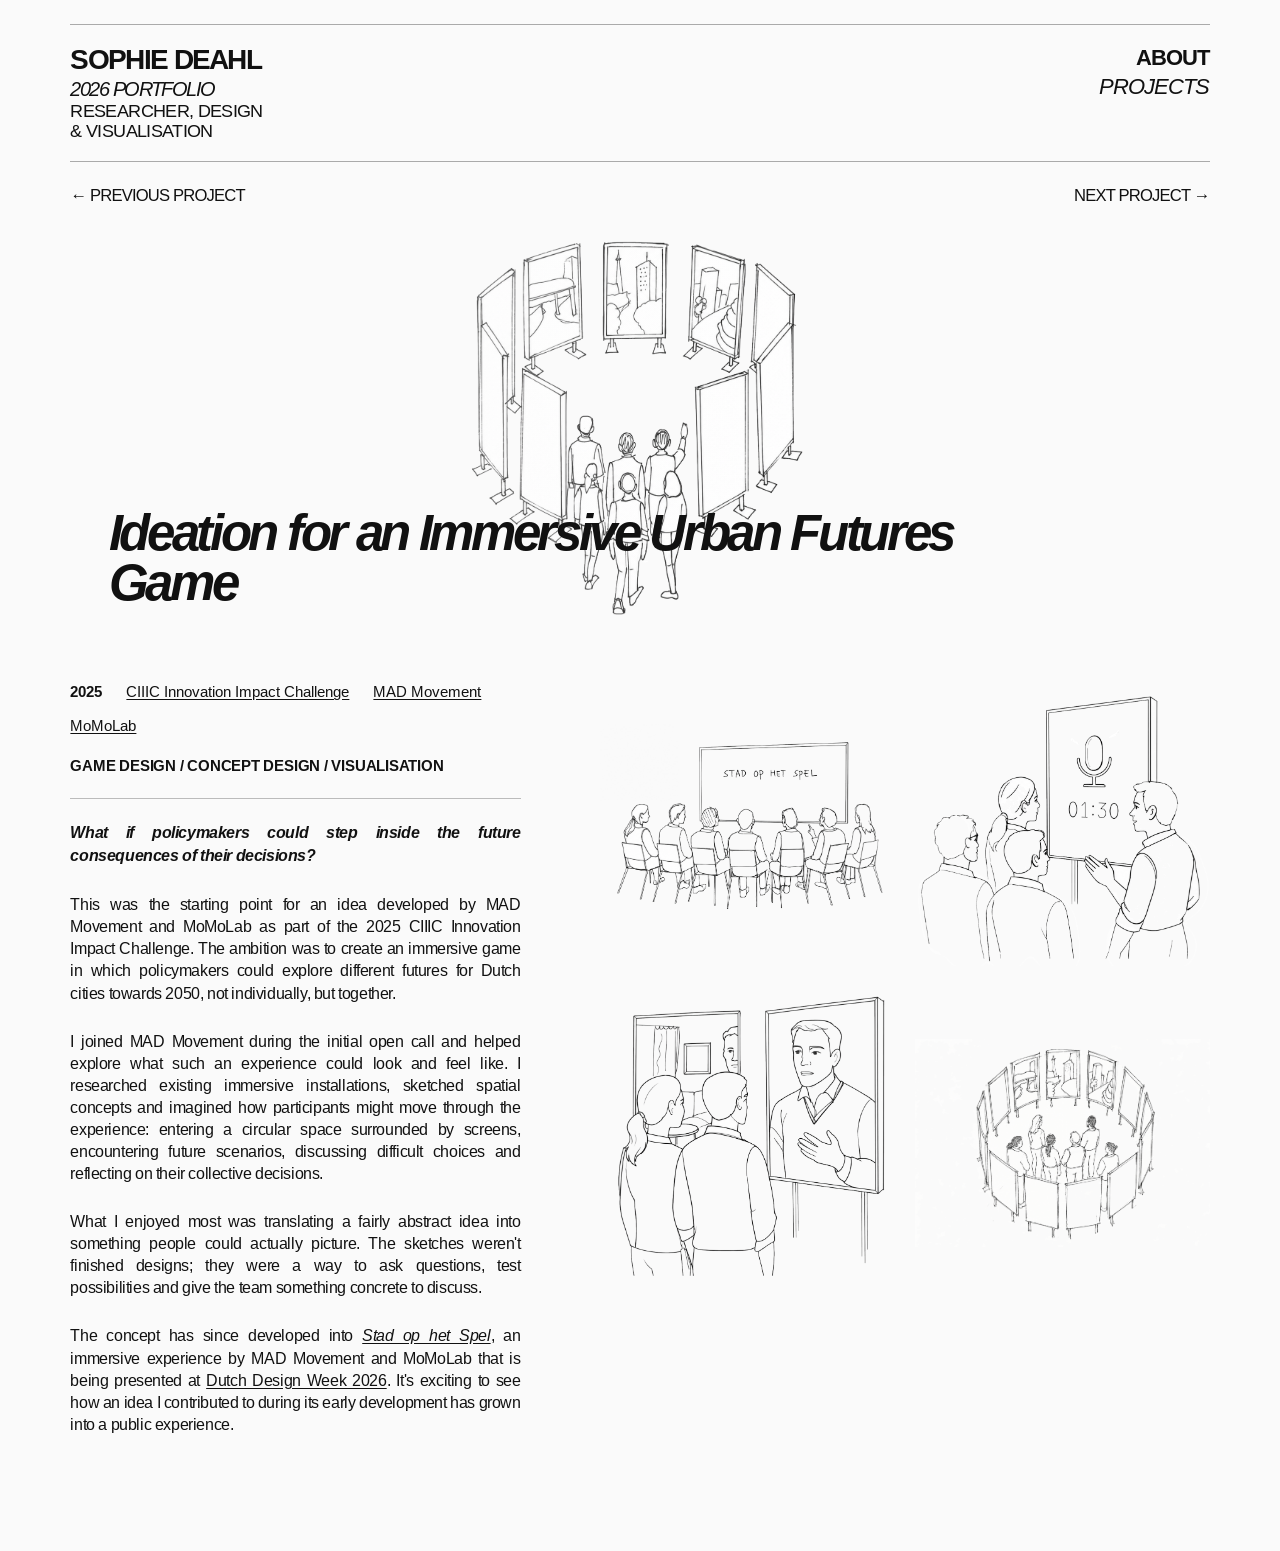
<file: commissioned-3.html>
<!DOCTYPE html>
<html lang="en">

<head>
  <meta charset="UTF-8">
  <meta name="viewport" content="width=device-width, initial-scale=1.0">

  <title>Ideation for an Immersive Urban Futures Game — Sophie Deahl</title>

  <link rel="stylesheet" href="style.css">

  <style>
    /* PROJECT PAGE STYLES ONLY.
       Header styling comes from style.css. */

    .project-content {
      width: 100%;
      max-width: 1500px;
      margin: 0 auto;
      padding: 24px 5.5% 90px;
    }

    /* HERO */

    .project-hero {
      position: relative;
      width: 100%;
      height: clamp(310px, 33vw, 450px);
      overflow: hidden;
      background: #fafafa;
      isolation: isolate;
    }

    .project-hero > img {
      display: block;
      width: 100%;
      height: 100%;
      object-fit: contain;
      object-position: center;
      padding: 8px 0 25px;
    }

    .project-hero::after {
      content: "";
      position: absolute;
      inset: 0;
      background: linear-gradient(
        90deg,
        rgba(250, 250, 250, .65) 0%,
        rgba(250, 250, 250, .25) 35%,
        rgba(250, 250, 250, 0) 65%
      );
      z-index: 1;
      pointer-events: none;
    }

    .project-hero-content {
      position: absolute;
      inset: 0;
      z-index: 2;
      padding: clamp(24px, 3vw, 45px);
      display: flex;
      flex-direction: column;
      justify-content: flex-end;
      align-items: flex-start;
    }

    .project-title {
      max-width: 850px;
      margin: 0;
      font-size: clamp(34px, 4vw, 58px);
      font-weight: 700;
      font-style: italic;
      line-height: .98;
      letter-spacing: -.065em;
    }

    /* TEXT AND IMAGE GALLERY */

    .project-details {
      display: grid;
      grid-template-columns: minmax(0, 0.85fr) minmax(0, 1.15fr);
      gap: 7%;
      align-items: start;
      padding-top: 35px;
    }

    .project-copy {
      min-width: 0;
    }

    /* PROJECT INFORMATION */

    .project-meta {
      display: flex;
      flex-wrap: wrap;
      align-items: baseline;
      gap: 12px 24px;
      font-size: 15px;
      line-height: 1.4;
      margin-bottom: 20px;
    }

    .project-year {
      font-weight: 700;
    }

    .project-copy a {
      color: inherit;
      text-decoration: underline;
      text-underline-offset: 2px;
    }

    .project-copy a:hover {
      font-style: italic;
    }

    /* VISIBLE PROJECT CATEGORIES */

    .project-disciplines {
      display: block;
      margin: 0 0 22px;
      padding: 0 0 20px;
      border-bottom: 1px solid #bbb;
      color: #111;
      font-family: 'Arimo', Arial, Helvetica, sans-serif;
      font-size: 15px;
      font-weight: 700;
      line-height: 1.45;
      letter-spacing: -.015em;
      text-transform: uppercase;
    }

    /* PROJECT TEXT */

    .project-copy p {
      font-family: 'Arimo', Arial, Helvetica, sans-serif;
      font-size: clamp(16px, 1.2vw, 17px);
      font-weight: 400;
      line-height: 1.38;
      letter-spacing: -.025em;
      text-align: justify;
      hyphens: none;
      margin: 0 0 26px;
    }

    /* FOUR SKETCHES */

    .project-gallery {
      display: grid;
      grid-template-columns: repeat(2, minmax(0, 1fr));
      gap: 20px;
      align-items: start;
      min-width: 0;
    }

    .project-gallery figure {
      margin: 0;
      min-width: 0;
      aspect-ratio: 1 / 1;
    }

    .project-gallery a {
      display: flex;
      align-items: center;
      justify-content: center;
      width: 100%;
      height: 100%;
      overflow: hidden;
      cursor: zoom-in;
      text-decoration: none;
    }

    .project-gallery img {
      display: block;
      width: 100%;
      height: 100%;
      object-fit: contain;
      transition: transform .25s ease;
    }

    .project-gallery a:hover img {
      transform: scale(1.025);
    }

    /* MOBILE */

    @media (max-width: 700px) {

      .project-content {
        padding: 22px 5% 70px;
      }

      .project-hero {
        height: 480px;
      }

      .project-hero::after {
        background: linear-gradient(
          0deg,
          rgba(250, 250, 250, .78) 0%,
          rgba(250, 250, 250, .18) 75%
        );
      }

      .project-hero-content {
        padding: 20px;
      }

      .project-title {
        font-size: clamp(35px, 8vw, 56px);
        max-width: 100%;
      }

      .project-details {
        grid-template-columns: 1fr;
        gap: 35px;
        padding-top: 28px;
      }

      .project-disciplines {
        font-size: 14px;
      }

      .project-copy p {
        font-size: 18px;
      }

      .project-gallery {
        grid-template-columns: repeat(2, minmax(0, 1fr));
        gap: 12px;
      }
    }

    @media (max-width: 420px) {

      .project-gallery {
        grid-template-columns: 1fr;
        gap: 18px;
      }

      .project-gallery figure {
        aspect-ratio: 4 / 3;
      }
    }
  </style>

</head>

<body>

  <!-- HEADER: SAME AS HOMEPAGE -->

  <header class="landing open" id="landing">
    <div class="landing-inner">

      <div class="landing-line"></div>

      <div class="landing-row">

        <a class="identity" href="index.html#about">
          <strong>SOPHIE DEAHL</strong>
          <em>2026 PORTFOLIO</em>
          <span>RESEARCHER, DESIGN</span>
          <span>&amp; VISUALISATION</span>
        </a>

        <nav class="landing-nav" aria-label="Main navigation">
          <a href="index.html#about">ABOUT</a>
          <a href="index.html#projects" class="active" aria-current="page">
            PROJECTS
          </a>
        </nav>

      </div>

      <div class="landing-line"></div>

    </div>
  </header>


  <!-- PROJECT CONTENT -->

  <main class="project-content">

    <!-- HERO -->

    <section class="project-hero">

      <img
        src="assets/commissioned-3-entry.png"
        alt="Hand-drawn concept sketch of people exploring a circular immersive installation"
      >

      <div class="project-hero-content">
        <h1 class="project-title">
          Ideation for an Immersive Urban Futures Game
        </h1>
      </div>

    </section>


    <!-- DESCRIPTION AND GALLERY -->

    <section class="project-details">

      <!-- LEFT COLUMN: TEXT -->

      <div class="project-copy">

        <!-- YEAR AND COLLABORATORS -->

        <div class="project-meta">

          <span class="project-year">2025</span>

          <span>
            <a
              href="https://www.ciiic.nl/"
              target="_blank"
              rel="noopener noreferrer"
            >CIIIC Innovation Impact Challenge</a>
          </span>

          <span>
            <a
              href="https://madmovement.pizza/"
              target="_blank"
              rel="noopener noreferrer"
            >MAD Movement</a>
          </span>

          <span>
            <a
              href="https://momolab.nl/"
              target="_blank"
              rel="noopener noreferrer"
            >MoMoLab</a>
          </span>

        </div>


        <!-- PROJECT CATEGORIES -->

        <div class="project-disciplines">
          Game Design / Concept Design / Visualisation
        </div>


        <!-- ORIGINAL DESCRIPTION -->

        <p>
          <strong><em>
            What if policymakers could step inside the future
            consequences of their decisions?
          </em></strong>
        </p>

        <p>
          This was the starting point for an idea developed by
          MAD Movement and MoMoLab as part of the 2025 CIIIC
          Innovation Impact Challenge. The ambition was to create
          an immersive game in which policymakers could explore
          different futures for Dutch cities towards 2050,
          not individually, but together.
        </p>

        <p>
          I joined MAD Movement during the initial open call and
          helped explore what such an experience could look and
          feel like. I researched existing immersive installations,
          sketched spatial concepts and imagined how participants
          might move through the experience: entering a circular
          space surrounded by screens, encountering future
          scenarios, discussing difficult choices and reflecting
          on their collective decisions.
        </p>

        <p>
          What I enjoyed most was translating a fairly abstract
          idea into something people could actually picture.
          The sketches weren't finished designs; they were a way
          to ask questions, test possibilities and give the team
          something concrete to discuss.
        </p>

        <p>
          The concept has since developed into
          <a
            href="https://stadophetspel.nl/"
            target="_blank"
            rel="noopener noreferrer"
          ><em>Stad op het Spel</em></a>,
          an immersive experience by MAD Movement and MoMoLab
          that is being presented at
          <a
            href="https://ddw.nl/nl/programma/stad-op-het-spel"
            target="_blank"
            rel="noopener noreferrer"
          >Dutch Design Week 2026</a>.
          It's exciting to see how an idea I contributed to
          during its early development has grown into a public
          experience.
        </p>

      </div>


      <!-- RIGHT COLUMN: FOUR ORIGINAL SKETCHES -->

      <div class="project-gallery">

        <figure>
          <a
            href="assets/commissioned-3-introduction.png"
            target="_blank"
            rel="noopener noreferrer"
            aria-label="Open introduction sketch"
          >
            <img
              src="assets/commissioned-3-introduction.png"
              alt="Participants being introduced to the immersive game"
              loading="lazy"
            >
          </a>
        </figure>

        <figure>
          <a
            href="assets/commissioned-3-interaction.png"
            target="_blank"
            rel="noopener noreferrer"
            aria-label="Open interaction sketch"
          >
            <img
              src="assets/commissioned-3-interaction.png"
              alt="Participants interacting with a future AI agent"
              loading="lazy"
            >
          </a>
        </figure>

        <figure>
          <a
            href="assets/commissioned-3-reflection.png"
            target="_blank"
            rel="noopener noreferrer"
            aria-label="Open reflection sketch"
          >
            <img
              src="assets/commissioned-3-reflection.png"
              alt="Participants reflecting on their experience"
              loading="lazy"
            >
          </a>
        </figure>

        <figure>
          <a
            href="assets/commissioned-3-entry2.png"
            target="_blank"
            rel="noopener noreferrer"
            aria-label="Open entry sketch"
          >
            <img
              src="assets/commissioned-3-entry2.png"
              alt="Participants entering the immersive installation"
              loading="lazy"
            >
          </a>
        </figure>

      </div>

    </section>

  </main>


  <!-- EXISTING PROJECT DATA -->

  <script src="projects.js"></script>

</body>
</html>
</file>
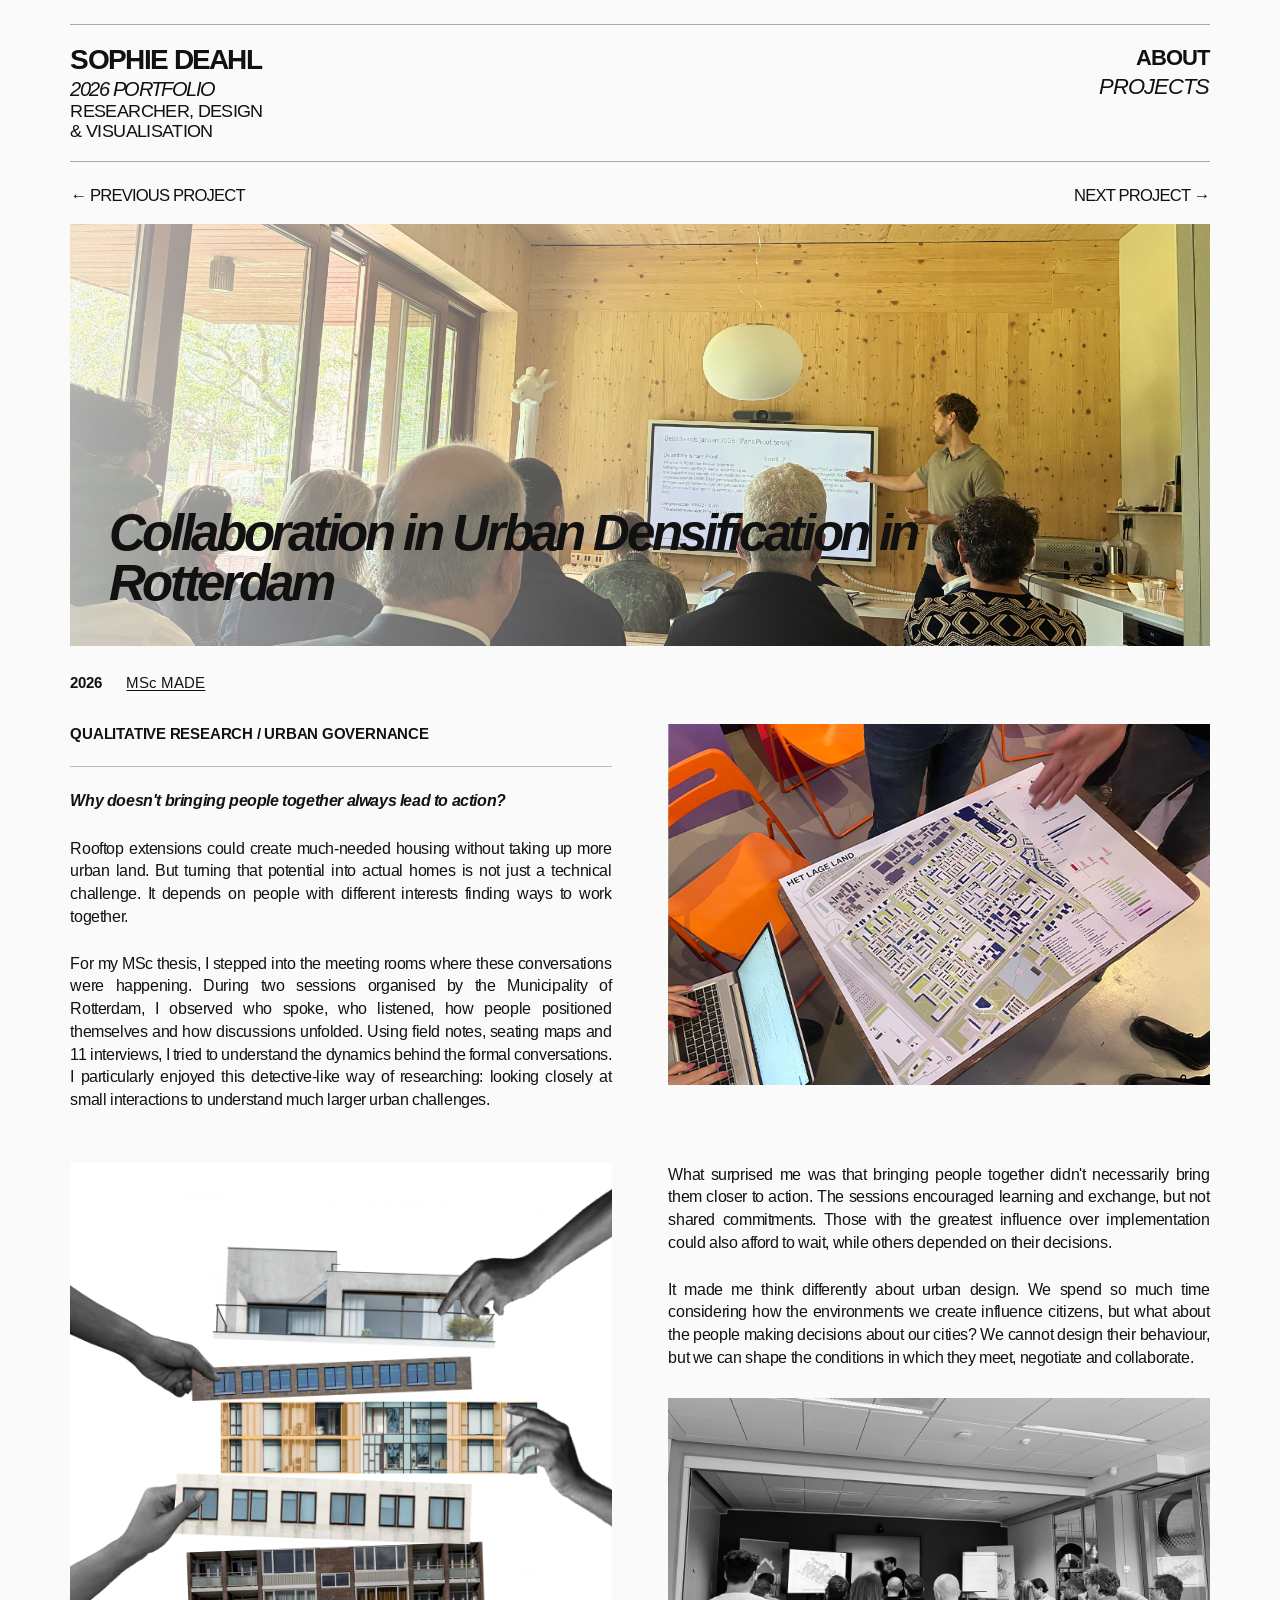
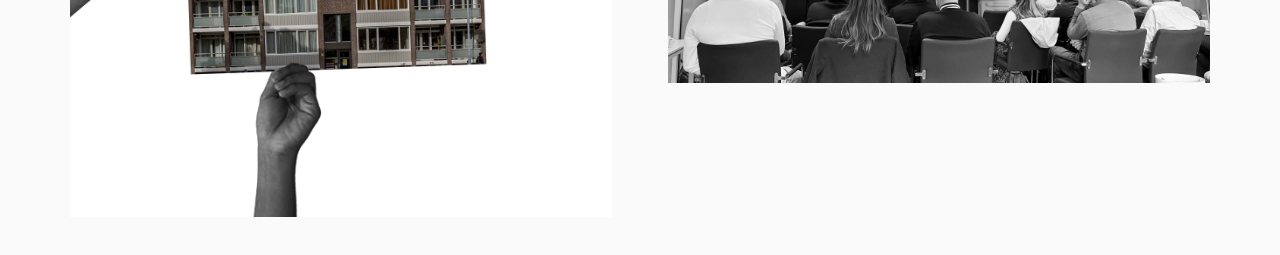
<file: msc-2.html>
<!DOCTYPE html>
<html lang="en">

<head>
  <meta charset="UTF-8">
  <meta name="viewport" content="width=device-width, initial-scale=1.0">

  <title>Collaboration in Urban Densification — Sophie Deahl</title>

  <link rel="stylesheet" href="style.css">

  <style>
    /* PROJECT PAGE STYLES ONLY.
       Header styling is inherited from style.css. */

    .project-content {
      width: 100%;
      max-width: 1500px;
      margin: 0 auto;
      padding: 24px 5.5% 90px;
    }

    /* HERO */

    .project-hero {
      position: relative;
      width: 100%;
      height: clamp(310px, 33vw, 450px);
      overflow: hidden;
      background: #e9ece7;
      isolation: isolate;
    }

    .project-hero > img {
      display: block;
      width: 100%;
      height: 100%;
      object-fit: cover;
      object-position: center;
    }

    .project-hero::after {
      content: "";
      position: absolute;
      inset: 0;
      background: linear-gradient(
        90deg,
        rgba(250, 250, 250, .68) 0%,
        rgba(250, 250, 250, .32) 42%,
        rgba(250, 250, 250, 0) 75%
      );
      z-index: 1;
      pointer-events: none;
    }

    .project-hero-content {
      position: absolute;
      inset: 0;
      z-index: 2;
      padding: clamp(24px, 3vw, 45px);
      display: flex;
      flex-direction: column;
      justify-content: flex-end;
      align-items: flex-start;
    }

    .project-title {
      max-width: 850px;
      margin: 0;
      font-size: clamp(34px, 4vw, 58px);
      font-weight: 700;
      font-style: italic;
      line-height: .98;
      letter-spacing: -.065em;
    }

    /* METADATA */

    .project-meta {
      display: flex;
      flex-wrap: wrap;
      align-items: baseline;
      gap: 12px 24px;
      font-size: 15px;
      line-height: 1.4;
      margin: 26px 0 30px;
    }

    .project-year {
      font-weight: 700;
    }

    .project-meta a {
      color: inherit;
      text-decoration: underline;
      text-underline-offset: 2px;
    }

    .project-meta a:hover {
      font-style: italic;
    }

    /* PROJECT CATEGORIES */

    .project-disciplines {
      display: block;
      margin: 0 0 22px;
      padding: 0 0 20px;
      border-bottom: 1px solid #bbb;
      color: #111;
      font-family: 'Arimo', Arial, Helvetica, sans-serif;
      font-size: 15px;
      font-weight: 700;
      line-height: 1.45;
      letter-spacing: -.015em;
      text-transform: uppercase;
    }

    /* TWO-COLUMN LAYOUT */

    .project-grid {
      display: grid;
      grid-template-columns: repeat(2, minmax(0, 1fr));
      gap: 5%;
      align-items: start;
    }

    .project-block {
      min-width: 0;
      width: 100%;
    }

    /* TEXT */

    .project-copy p {
      font-family: 'Arimo', Arial, Helvetica, sans-serif;
      font-size: clamp(16px, 1.2vw, 17px);
      font-weight: 400;
      line-height: 1.42;
      letter-spacing: -.025em;
      text-align: justify;
      hyphens: none;
      margin: 0 0 24px;
    }

    .project-copy p:last-child {
      margin-bottom: 0;
    }

    /* IMAGES */

    .project-image-link {
      display: block;
      width: 100%;
      overflow: hidden;
      cursor: zoom-in;
    }

    .project-image {
      display: block;
      width: 100%;
      height: auto;
      transition: transform .25s ease;
    }

    .project-image-link:hover .project-image {
      transform: scale(1.025);
    }

    .project-extra-image {
      margin-top: 30px;
      width: 100%;
    }

    /* MOBILE */

    @media (max-width: 700px) {

      .project-content {
        padding: 22px 5% 70px;
      }

      .project-hero {
        height: 480px;
      }

      .project-hero::after {
        background: linear-gradient(
          0deg,
          rgba(250, 250, 250, .78) 0%,
          rgba(250, 250, 250, .18) 75%
        );
      }

      .project-hero-content {
        padding: 20px;
      }

      .project-title {
        font-size: clamp(35px, 8vw, 56px);
        max-width: 100%;
      }

      .project-meta {
        margin: 26px 0;
      }

      .project-disciplines {
        font-size: 14px;
      }

      .project-grid {
        grid-template-columns: 1fr;
        gap: 30px;
      }

      .project-copy p {
        font-size: 18px;
      }

      .project-extra-image {
        margin-top: 24px;
      }
    }
  </style>

</head>

<body>

  <!-- HEADER: SAME AS HOMEPAGE -->

  <header class="landing open" id="landing">
    <div class="landing-inner">

      <div class="landing-line"></div>

      <div class="landing-row">

        <a class="identity" href="index.html#about">
          <strong>SOPHIE DEAHL</strong>
          <em>2026 PORTFOLIO</em>
          <span>RESEARCHER, DESIGN</span>
          <span>&amp; VISUALISATION</span>
        </a>

        <nav class="landing-nav" aria-label="Main navigation">
          <a href="index.html#about">ABOUT</a>
          <a href="index.html#projects" class="active" aria-current="page">
            PROJECTS
          </a>
        </nav>

      </div>

      <div class="landing-line"></div>

    </div>
  </header>


  <!-- PROJECT CONTENT -->

  <main class="project-content">

    <!-- HERO -->

    <section class="project-hero">

      <img
        src="assets/msc-2.png"
        alt="Collaboration in Urban Densification research"
      >

      <div class="project-hero-content">
        <h1 class="project-title">
         Collaboration in Urban Densification in Rotterdam
        </h1>
      </div>

    </section>


    <!-- PROJECT INFORMATION -->

    <div class="project-meta">

      <span class="project-year">2026</span>

      <span>
        <a
          href="https://www.ams-institute.org/education/msc-metropolitan-analysis-design-and-engineering/"
          target="_blank"
          rel="noopener noreferrer"
        >MSc MADE</a>
      </span>

    </div>


    <!-- PROJECT GRID -->

    <section class="project-grid">

      <!-- BLOCK 1: INTRODUCTION -->

      <div class="project-block project-copy">

        <!-- PROJECT CATEGORIES -->

        <div class="project-disciplines">
          Qualitative Research / Urban Governance
        </div>

        <p>
          <strong><em>
            Why doesn't bringing people together always lead to action?
          </em></strong>
        </p>

        <p>
          Rooftop extensions could create much-needed housing without
          taking up more urban land. But turning that potential into
          actual homes is not just a technical challenge. It depends
          on people with different interests finding ways to work
          together.
        </p>

        <p>
          For my MSc thesis, I stepped into the meeting rooms where
          these conversations were happening. During two sessions
          organised by the Municipality of Rotterdam, I observed
          who spoke, who listened, how people positioned themselves
          and how discussions unfolded. Using field notes, seating
          maps and 11 interviews, I tried to understand the dynamics
          behind the formal conversations. I particularly enjoyed
          this detective-like way of researching: looking closely
          at small interactions to understand much larger urban
          challenges.
        </p>

      </div>


      <!-- BLOCK 2: WORKSHOP PHOTO -->

      <div class="project-block">

        <a
          class="project-image-link"
          href="assets/msc-2-workshop.png"
          target="_blank"
          rel="noopener noreferrer"
          aria-label="Open workshop photograph"
        >
          <img
            class="project-image"
            src="assets/msc-2-workshop.png"
            alt="Stakeholders participating in a Rotterdam rooftop extension workshop"
            loading="lazy"
          >
        </a>

      </div>


      <!-- BLOCK 3: FRAMEWORK IMAGE -->

      <div class="project-block">

        <a
          class="project-image-link"
          href="assets/msc-2-framework.png"
          target="_blank"
          rel="noopener noreferrer"
          aria-label="Open framework image"
        >
          <img
            class="project-image"
            src="assets/msc-2-framework.png"
            alt="Visual framework for rooftop extensions and collaboration"
            loading="lazy"
          >
        </a>

      </div>


      <!-- BLOCK 4: FINDINGS AND EXTRA IMAGE -->

      <div class="project-block project-copy">

        <p>
          What surprised me was that bringing people together didn't
          necessarily bring them closer to action. The sessions
          encouraged learning and exchange, but not shared
          commitments. Those with the greatest influence over
          implementation could also afford to wait, while others
          depended on their decisions.
        </p>

        <p>
          It made me think differently about urban design. We spend
          so much time considering how the environments we create
          influence citizens, but what about the people making
          decisions about our cities? We cannot design their
          behaviour, but we can shape the conditions in which they
          meet, negotiate and collaborate.
        </p>

        <!-- ADDITIONAL IMAGE -->

        <div class="project-extra-image">

          <a
            class="project-image-link"
            href="assets/msc-2-extra.png"
            target="_blank"
            rel="noopener noreferrer"
            aria-label="Open additional project image"
          >
            <img
              class="project-image"
              src="assets/msc-2-extra.png"
              alt="Additional image from the urban densification project"
              loading="lazy"
            >
          </a>

        </div>

      </div>

    </section>

  </main>


  <script src="projects.js"></script>

</body>
</html>
</file>
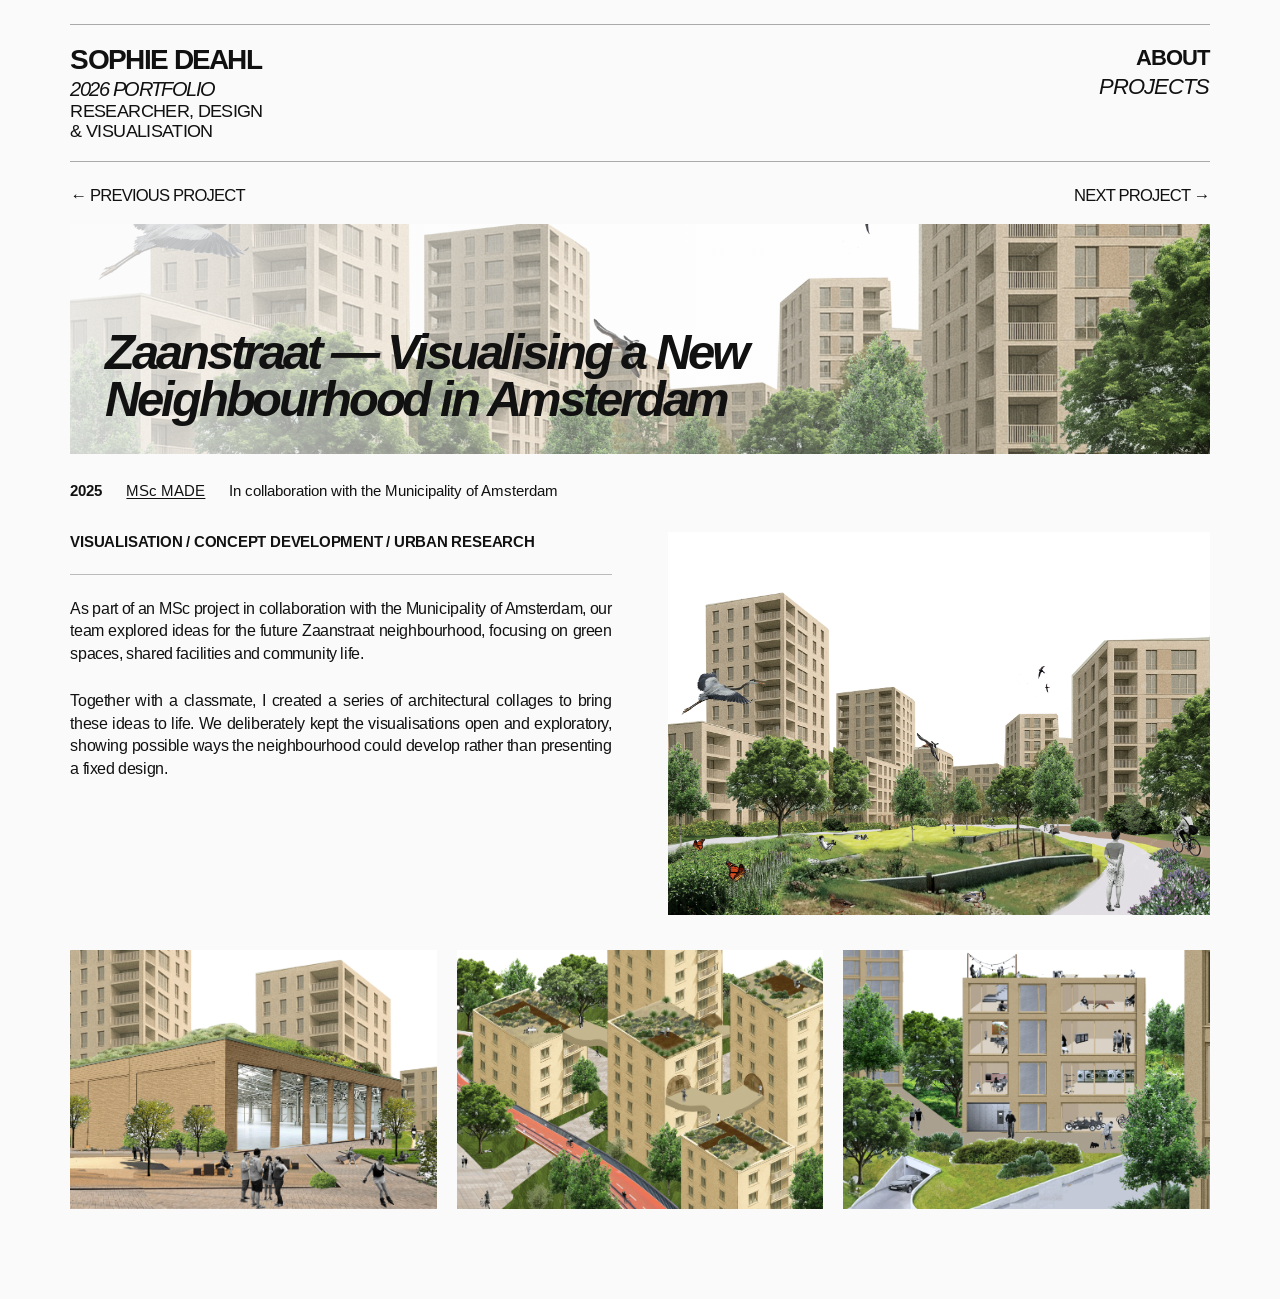
<file: msc-4.html>
<!DOCTYPE html>
<html lang="en">

<head>
  <meta charset="UTF-8">
  <meta name="viewport" content="width=device-width, initial-scale=1.0">

  <title>Zaanstraat — Visualising a New Neighbourhood — Sophie Deahl</title>

  <link rel="stylesheet" href="style.css">

  <style>
    /* PROJECT CONTENT */

    .project-content {
      width: 100%;
      max-width: 1500px;
      margin: 0 auto;
      padding: 24px 5.5% 90px;
    }

    /* HERO BANNER */

    .project-hero {
      position: relative;
      width: 100%;
      height: 230px;
      overflow: hidden;
      background: #e9ece7;
      isolation: isolate;
    }

    .project-hero > img {
      display: block;
      width: 100%;
      height: 100%;
      object-fit: cover;
      object-position: center 57%;
    }

    .project-hero::after {
      content: "";
      position: absolute;
      inset: 0;
      background: linear-gradient(
        90deg,
        rgba(250, 250, 250, .82) 0%,
        rgba(250, 250, 250, .4) 45%,
        rgba(250, 250, 250, 0) 100%
      );
      z-index: 1;
      pointer-events: none;
    }

    .project-hero-content {
      position: absolute;
      inset: 0;
      z-index: 2;
      padding: 30px 35px;
      display: flex;
      flex-direction: column;
      justify-content: flex-end;
      align-items: flex-start;
    }

    .project-title {
      max-width: 900px;
      margin: 0;
      font-size: clamp(32px, 3.8vw, 56px);
      font-weight: 700;
      font-style: italic;
      line-height: .98;
      letter-spacing: -.065em;
    }

    /* METADATA */

    .project-meta {
      display: flex;
      flex-wrap: wrap;
      align-items: baseline;
      gap: 12px 24px;
      font-size: 15px;
      line-height: 1.4;
      margin: 26px 0 30px;
    }

    .project-year {
      font-weight: 700;
    }

    .project-meta a {
      color: inherit;
      text-decoration: underline;
      text-underline-offset: 2px;
    }

    .project-meta a:hover {
      font-style: italic;
    }

    /* TOP TWO-COLUMN LAYOUT */

    .project-grid {
      display: grid;
      grid-template-columns: repeat(2, minmax(0, 1fr));
      column-gap: 5%;
      align-items: start;
    }

    /* TEXT */

    .project-copy {
      min-width: 0;
    }

    /* DISCIPLINE LABELS */

    .project-disciplines {
      display: block;
      margin: 0 0 22px;
      padding: 0 0 20px;
      border-bottom: 1px solid #bbb;
      color: #111;
      font-family: 'Arimo', Arial, Helvetica, sans-serif;
      font-size: 15px;
      font-weight: 700;
      line-height: 1.45;
      letter-spacing: -.015em;
      text-transform: uppercase;
    }

    .project-copy p {
      font-size: clamp(16px, 1.2vw, 17px);
      font-weight: 400;
      line-height: 1.42;
      letter-spacing: -.025em;
      text-align: justify;
      hyphens: none;
      margin: 0 0 24px;
    }

    .project-copy p:last-child {
      margin-bottom: 0;
    }

    /* IMAGES */

    .project-image-link {
      display: block;
      width: 100%;
      overflow: hidden;
      cursor: zoom-in;
    }

    .project-image {
      display: block;
      width: 100%;
      height: auto;
      transition: transform .25s ease;
    }

    .project-image-link:hover .project-image {
      transform: scale(1.025);
    }

    /* THREE BOTTOM IMAGES */

    .project-gallery {
      display: grid;
      grid-template-columns: repeat(3, minmax(0, 1fr));
      gap: 20px;
      margin-top: 35px;
      align-items: start;
    }

    /* MOBILE */

    @media (max-width: 700px) {

      .project-content {
        padding: 22px 5% 70px;
      }

      .project-hero {
        height: 210px;
      }

      .project-hero-content {
        padding: 20px;
      }

      .project-title {
        font-size: clamp(30px, 7vw, 44px);
        max-width: 100%;
      }

      .project-meta {
        margin: 22px 0 26px;
      }

      .project-grid {
        grid-template-columns: 1fr;
        row-gap: 26px;
      }

      .project-disciplines {
        font-size: 14px;
      }

      .project-copy p {
        font-size: 18px;
      }

      .project-gallery {
        grid-template-columns: repeat(3, minmax(0, 1fr));
        gap: 8px;
        margin-top: 26px;
      }
    }
  </style>

</head>

<body>

  <!-- HEADER: SAME AS HOMEPAGE -->

  <header class="landing open" id="landing">
    <div class="landing-inner">

      <div class="landing-line"></div>

      <div class="landing-row">

        <a class="identity" href="index.html#about">
          <strong>SOPHIE DEAHL</strong>
          <em>2026 PORTFOLIO</em>
          <span>RESEARCHER, DESIGN</span>
          <span>&amp; VISUALISATION</span>
        </a>

        <nav class="landing-nav" aria-label="Main navigation">
          <a href="index.html#about">ABOUT</a>
          <a
            href="index.html#projects"
            class="active"
            aria-current="page"
          >PROJECTS</a>
        </nav>

      </div>

      <div class="landing-line"></div>

    </div>
  </header>


  <!-- PROJECT CONTENT -->

  <main class="project-content">

    <!-- HERO: PUBLIC GREEN -->

    <section class="project-hero">

      <img
        src="assets/ze1.png"
        alt="Conceptual collage of green public space in the Zaanstraat neighbourhood"
      >

      <div class="project-hero-content">
        <h1 class="project-title">
          Zaanstraat — Visualising a New Neighbourhood in Amsterdam
        </h1>
      </div>

    </section>


    <!-- METADATA -->

    <div class="project-meta">

      <span class="project-year">2025</span>

      <span>
        <a
          href="https://www.ams-institute.org/education/msc-metropolitan-analysis-design-and-engineering/"
          target="_blank"
          rel="noopener noreferrer"
        >MSc MADE</a>
      </span>

      <span>
        In collaboration with the Municipality of Amsterdam
      </span>

    </div>


    <!-- TOP ROW: TEXT LEFT / PUBLIC GREEN RIGHT -->

    <section class="project-grid">

      <div class="project-copy">

        <div class="project-disciplines">
          Visualisation / Concept Development / Urban Research
        </div>

        <p>
          As part of an MSc project in collaboration with the
          Municipality of Amsterdam, our team explored ideas
          for the future Zaanstraat neighbourhood, focusing
          on green spaces, shared facilities and community life.
        </p>

        <p>
          Together with a classmate, I created a series of
          architectural collages to bring these ideas to life.
          We deliberately kept the visualisations open and
          exploratory, showing possible ways the neighbourhood
          could develop rather than presenting a fixed design.
        </p>

      </div>


      <div>

        <a
          class="project-image-link"
          href="assets/ze1.png"
          target="_blank"
          rel="noopener noreferrer"
          aria-label="Open Public Green collage"
        >
          <img
            class="project-image"
            src="assets/ze1.png"
            alt="Public green spaces, biodiversity and active mobility"
            loading="lazy"
          >
        </a>

      </div>

    </section>


    <!-- BOTTOM ROW: THREE IMAGES SIDE BY SIDE -->

    <section
      class="project-gallery"
      aria-label="Zaanstraat architectural collages"
    >

      <!-- THE WORKSHOP -->

      <a
        class="project-image-link"
        href="assets/ze2.png"
        target="_blank"
        rel="noopener noreferrer"
        aria-label="Open Workshop collage"
      >
        <img
          class="project-image"
          src="assets/ze2.png"
          alt="Shared workshop with green roof and public space"
          loading="lazy"
        >
      </a>


      <!-- ELEVATED COMMUNITY -->

      <a
        class="project-image-link"
        href="assets/ze3.png"
        target="_blank"
        rel="noopener noreferrer"
        aria-label="Open Elevated Community collage"
      >
        <img
          class="project-image"
          src="assets/ze3.png"
          alt="Connected green rooftops and elevated community spaces"
          loading="lazy"
        >
      </a>


      <!-- SHARING NEIGHBOURHOOD -->

      <a
        class="project-image-link"
        href="assets/ze4.png"
        target="_blank"
        rel="noopener noreferrer"
        aria-label="Open Sharing Neighbourhood collage"
      >
        <img
          class="project-image"
          src="assets/ze4.png"
          alt="Residential building with shared facilities and community spaces"
          loading="lazy"
        >
      </a>

    </section>

  </main>


  <script src="projects.js"></script>

</body>
</html>
</file>
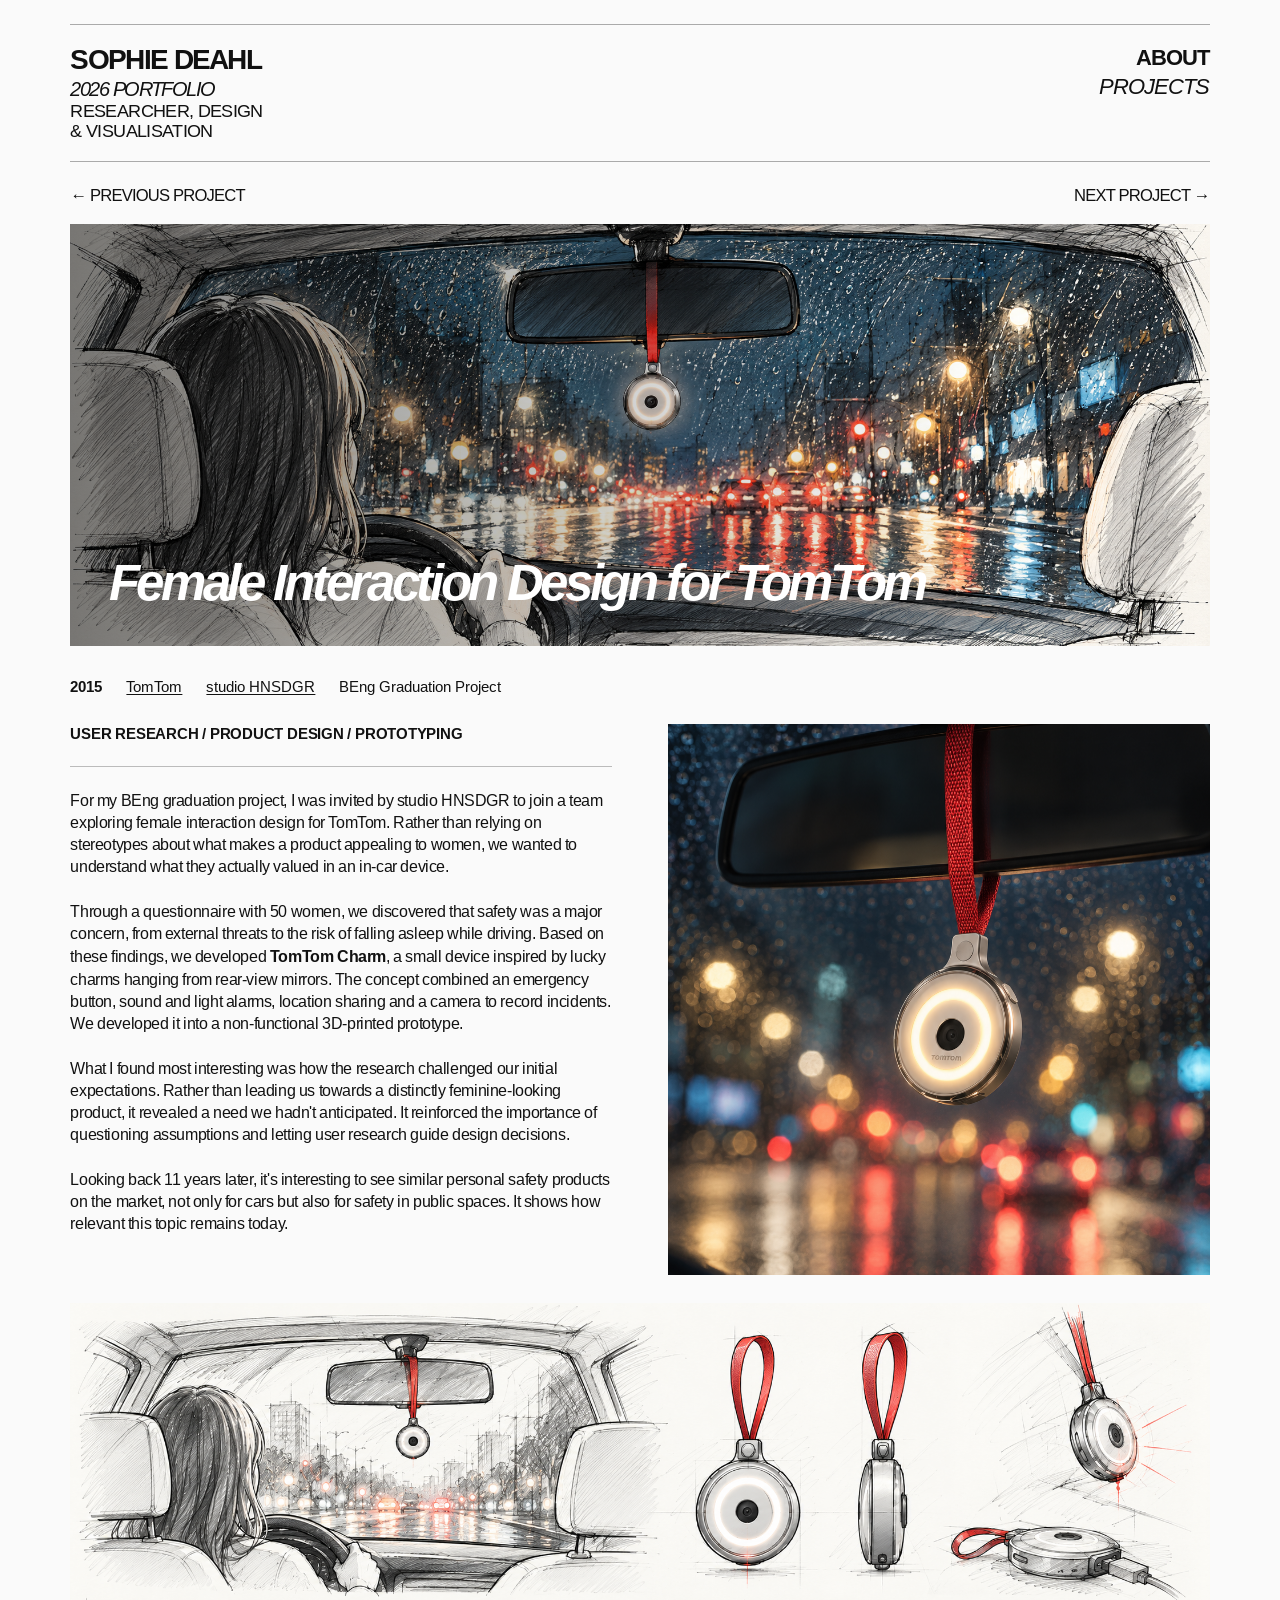
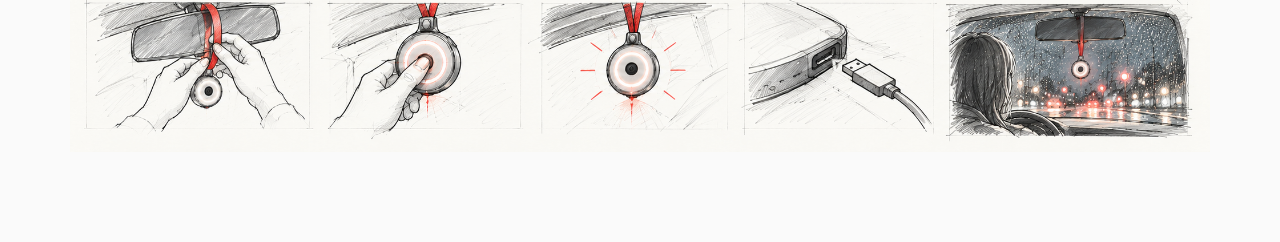
<file: other-2.html>
<!DOCTYPE html>
<html lang="en">

<head>
  <meta charset="UTF-8">
  <meta name="viewport" content="width=device-width, initial-scale=1.0">

  <title>Female Interaction Design for TomTom — Sophie Deahl</title>

  <link rel="stylesheet" href="style.css">

  <style>
    /* PROJECT PAGE STYLES ONLY.
       Header styling is inherited from style.css. */

    /* PROJECT CONTENT */

    .project-content {
      width: 100%;
      max-width: 1500px;
      margin: 0 auto;
      padding: 24px 5.5% 90px;
    }

    /* HERO */

    .project-hero {
      position: relative;
      width: 100%;
      height: clamp(310px, 33vw, 450px);
      overflow: hidden;
      background: #e9ece7;
      isolation: isolate;
    }

    .project-hero > img {
      display: block;
      width: 100%;
      height: 100%;
      object-fit: cover;
      object-position: center;
    }

    .project-hero::after {
      content: "";
      position: absolute;
      inset: 0;
      background: linear-gradient(
        90deg,
        rgba(0, 0, 0, .52) 0%,
        rgba(0, 0, 0, .18) 48%,
        rgba(0, 0, 0, 0) 80%
      );
      z-index: 1;
      pointer-events: none;
    }

    .project-hero-content {
      position: absolute;
      inset: 0;
      z-index: 2;
      padding: clamp(24px, 3vw, 45px);
      display: flex;
      flex-direction: column;
      justify-content: flex-end;
      align-items: flex-start;
    }

    .project-title {
      max-width: 850px;
      margin: 0;
      color: #fff;
      font-size: clamp(34px, 4vw, 58px);
      font-weight: 700;
      font-style: italic;
      line-height: .98;
      letter-spacing: -.065em;
    }

    /* METADATA */

    .project-meta {
      display: flex;
      flex-wrap: wrap;
      align-items: baseline;
      gap: 12px 24px;
      font-size: 15px;
      line-height: 1.4;
      margin: 30px 0 26px;
    }

    .project-year {
      font-weight: 700;
    }

    .project-meta a {
      color: inherit;
      text-decoration: underline;
      text-underline-offset: 2px;
    }

    .project-meta a:hover {
      font-style: italic;
    }

    /* PROJECT CATEGORIES */

    .project-disciplines {
      display: block;
      margin: 0 0 22px;
      padding: 0 0 20px;
      border-bottom: 1px solid #bbb;
      color: #111;
      font-family: 'Arimo', Arial, Helvetica, sans-serif;
      font-size: 15px;
      font-weight: 700;
      line-height: 1.45;
      letter-spacing: -.015em;
      text-transform: uppercase;
    }

    /* TEXT AND IMAGE */

    .project-story {
      display: grid;
      grid-template-columns: minmax(0, 1fr) minmax(0, 1fr);
      gap: 5%;
      align-items: start;
    }

    .project-text {
      min-width: 0;
      max-width: 590px;
    }

    .project-text p {
      margin: 0 0 23px;
      font-size: clamp(16px, 1.2vw, 17px);
      font-weight: 400;
      line-height: 1.38;
      letter-spacing: -.025em;
      text-align: left;
      hyphens: none;
    }

    .project-text p:last-child {
      margin-bottom: 0;
    }

    /* PRODUCT IMAGE */

    .product-image {
      min-width: 0;
    }

    .product-image a {
      display: block;
      width: 100%;
      height: clamp(420px, 43vw, 610px);
      overflow: hidden;
      background: #e9e9e9;
      cursor: zoom-in;
    }

    .product-image img {
      display: block;
      width: 100%;
      height: 100%;
      object-fit: cover;
      object-position: center 44%;
      transition: transform .25s ease;
    }

    .product-image a:hover img {
      transform: scale(1.015);
    }

    /* SKETCH SHEET */

    .sketch-section {
      margin-top: 28px;
    }

    .sketch-image a {
      display: block;
      width: 100%;
      cursor: zoom-in;
    }

    .sketch-image img {
      display: block;
      width: 100%;
      height: auto;
      transition: transform .25s ease;
    }

    .sketch-image a:hover img {
      transform: scale(1.01);
    }

    /* MOBILE */

    @media (max-width: 700px) {

      .project-content {
        padding: 22px 5% 70px;
      }

      .project-hero {
        height: 480px;
      }

      .project-hero::after {
        background: linear-gradient(
          0deg,
          rgba(0, 0, 0, .62) 0%,
          rgba(0, 0, 0, .08) 75%
        );
      }

      .project-hero-content {
        padding: 20px;
      }

      .project-title {
        font-size: clamp(35px, 8vw, 56px);
        max-width: 100%;
      }

      .project-meta {
        margin: 26px 0;
      }

      .project-disciplines {
        font-size: 14px;
      }

      .project-story {
        grid-template-columns: 1fr;
        gap: 25px;
      }

      .project-text {
        max-width: 100%;
      }

      .project-text p {
        font-size: 18px;
      }

      .product-image a {
        height: auto;
      }

      .product-image img {
        height: auto;
        object-fit: contain;
      }

      .sketch-section {
        margin-top: 25px;
      }
    }

  </style>
</head>

<body>

  <!-- HEADER: SAME AS HOMEPAGE -->

  <header class="landing open" id="landing">
    <div class="landing-inner">

      <div class="landing-line"></div>

      <div class="landing-row">

        <a class="identity" href="index.html#about">
          <strong>SOPHIE DEAHL</strong>
          <em>2026 PORTFOLIO</em>
          <span>RESEARCHER, DESIGN</span>
          <span>&amp; VISUALISATION</span>
        </a>

        <nav class="landing-nav" aria-label="Main navigation">
          <a href="index.html#about">ABOUT</a>
          <a href="index.html#projects" class="active" aria-current="page">
            PROJECTS
          </a>
        </nav>

      </div>

      <div class="landing-line"></div>

    </div>
  </header>

  <!-- PROJECT CONTENT -->

  <main class="project-content">

    <!-- HERO -->

    <section class="project-hero">

      <img
        src="assets/other-2.png"
        alt="Female Interaction Design for TomTom"
      >

      <div class="project-hero-content">
        <h1 class="project-title">
          Female Interaction Design for TomTom
        </h1>
      </div>

    </section>

    <!-- METADATA -->

    <div class="project-meta">

      <span class="project-year">2015</span>

      <a
        href="https://www.tomtom.com/"
        target="_blank"
        rel="noopener noreferrer"
      >TomTom</a>

      <a
        href="https://hansdegooijer.nl/"
        target="_blank"
        rel="noopener noreferrer"
      >studio HNSDGR</a>

      <span>BEng Graduation Project</span>

    </div>

    <!-- STORY AND PRODUCT IMAGE -->

    <section class="project-story">

      <!-- LEFT COLUMN: CATEGORIES AND TEXT -->

      <div class="project-text">

        <div class="project-disciplines">
          User Research / Product Design / Prototyping
        </div>

        <p>
          For my BEng graduation project, I was invited by
          studio HNSDGR to join a team exploring
          female interaction design for TomTom. Rather than
          relying on stereotypes about what makes a product
          appealing to women, we wanted to understand what
          they actually valued in an in-car device.
        </p>

        <p>
          Through a questionnaire with 50 women, we discovered
          that safety was a major concern, from external threats
          to the risk of falling asleep while driving. Based on
          these findings, we developed <strong>TomTom Charm</strong>,
          a small device inspired by lucky charms hanging from
          rear-view mirrors. The concept combined an emergency
          button, sound and light alarms, location sharing and
          a camera to record incidents. We developed it into
          a non-functional 3D-printed prototype.
        </p>

        <p>
          What I found most interesting was how the research
          challenged our initial expectations. Rather than
          leading us towards a distinctly feminine-looking
          product, it revealed a need we hadn't anticipated.
          It reinforced the importance of questioning
          assumptions and letting user research guide
          design decisions.
        </p>

        <p>
          Looking back 11 years later, it's interesting to see
          similar personal safety products on the market,
          not only for cars but also for safety in public spaces.
          It shows how relevant this topic remains today.
        </p>

      </div>

      <!-- RIGHT COLUMN: PRODUCT IMAGE -->

      <div class="product-image">

        <a
          href="assets/tomtom1.png"
          target="_blank"
          rel="noopener noreferrer"
          aria-label="Open TomTom Charm product image"
        >
          <img
            src="assets/tomtom1.png"
            alt="TomTom Charm hanging from a rear-view mirror at night"
          >
        </a>

      </div>

    </section>

    <!-- FULL-WIDTH CONCEPT SKETCHES -->

    <section class="sketch-section">

      <div class="sketch-image">

        <a
          href="assets/tomtom2.png"
          target="_blank"
          rel="noopener noreferrer"
          aria-label="Open TomTom Charm concept sketches"
        >
          <img
            src="assets/tomtom2.png"
            alt="Hand-drawn concept sketches showing the TomTom Charm and its interaction scenarios"
            loading="lazy"
          >
        </a>

      </div>

    </section>

  </main>

  <!-- PREVIOUS / NEXT PROJECT NAVIGATION -->

  <script src="projects.js"></script>

</body>
</html>
</file>
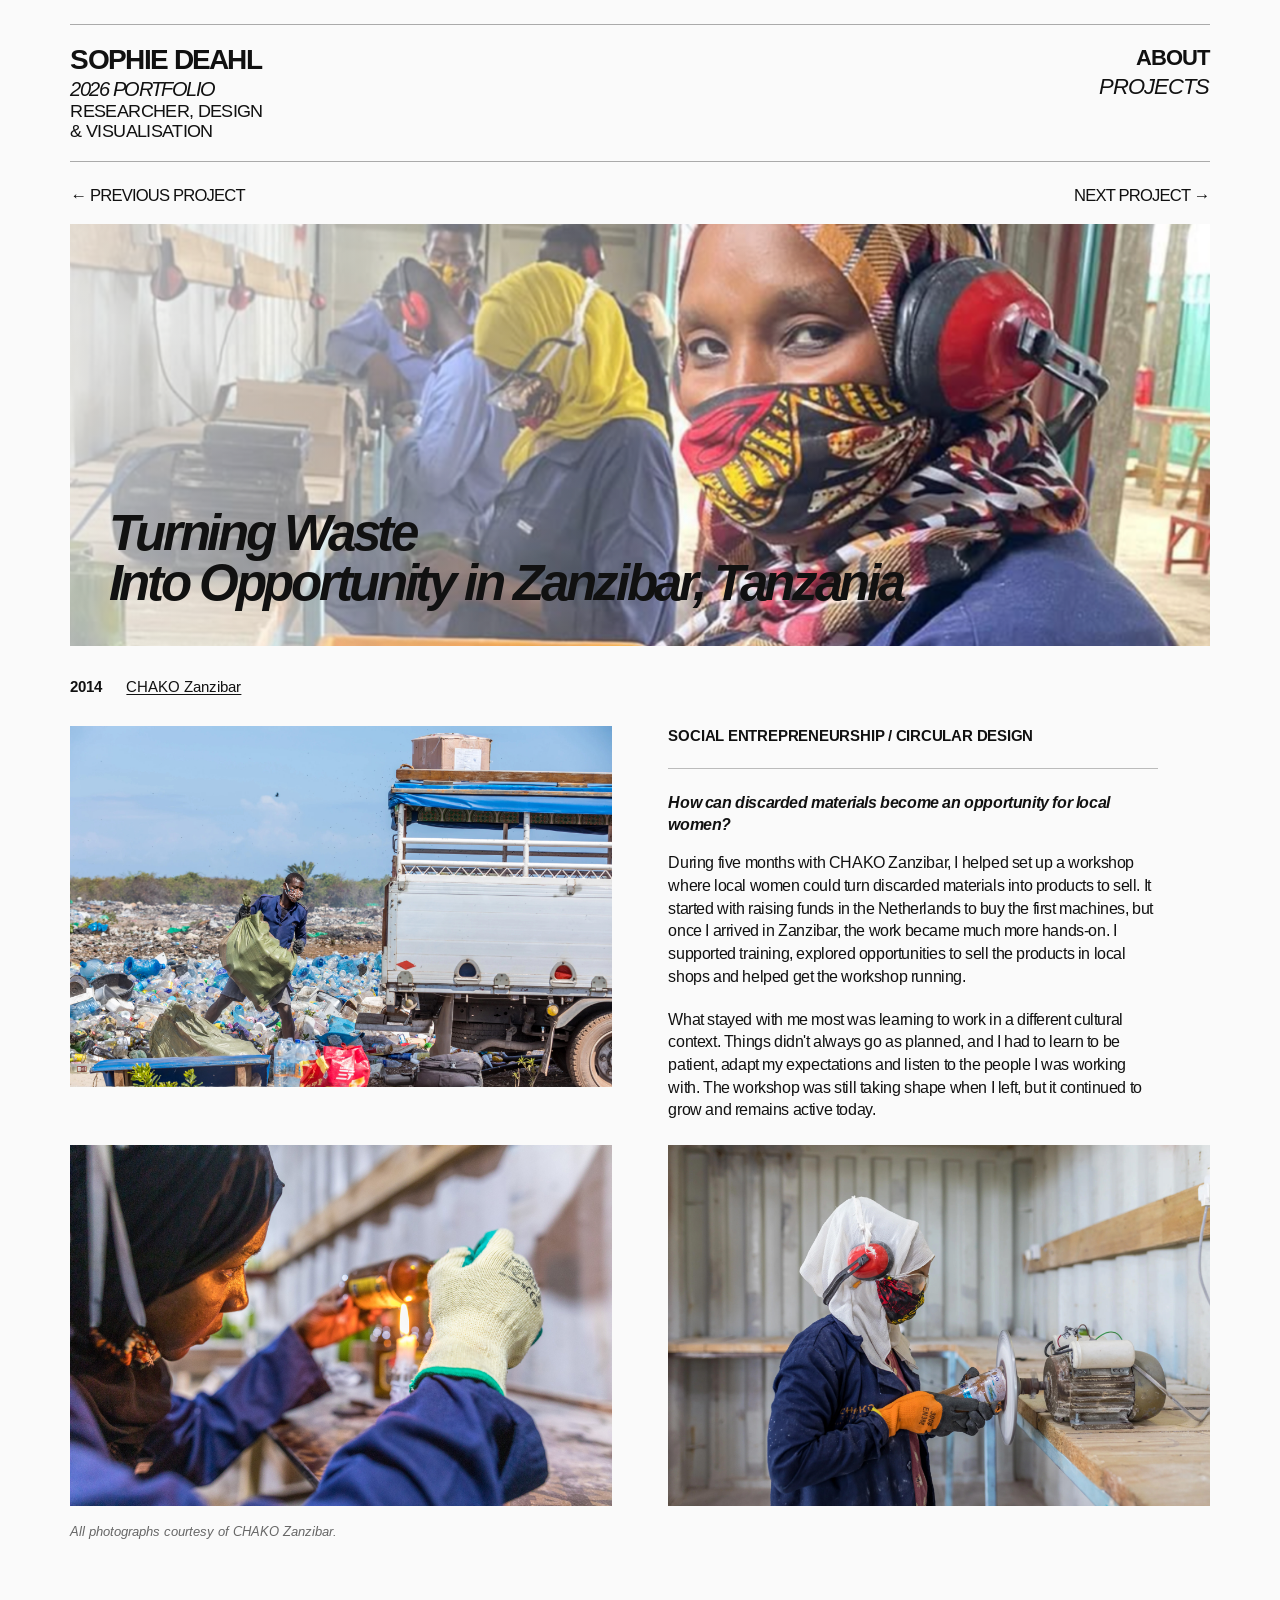
<file: other-3.html>
<!DOCTYPE html>
<html lang="en">

<head>
  <meta charset="UTF-8">
  <meta name="viewport" content="width=device-width, initial-scale=1.0">

  <title>Turning Waste into Opportunity — Sophie Deahl</title>

  <link rel="stylesheet" href="style.css">

  <style>
    /* PROJECT PAGE STYLES ONLY.
       Header styling is inherited from style.css. */

    /* PROJECT CONTENT */

    .project-content {
      width: 100%;
      max-width: 1500px;
      margin: 0 auto;
      padding: 24px 5.5% 90px;
    }

    /* HERO */

    .project-hero {
      position: relative;
      width: 100%;
      height: clamp(310px, 33vw, 450px);
      overflow: hidden;
      background: #e9ece7;
      isolation: isolate;
    }

    .project-hero > img {
      display: block;
      width: 100%;
      height: 100%;
      object-fit: cover;
      object-position: center 30%;
    }

    .project-hero::after {
      content: "";
      position: absolute;
      inset: 0;
      background: linear-gradient(
        90deg,
        rgba(250, 250, 250, .68) 0%,
        rgba(250, 250, 250, .32) 42%,
        rgba(250, 250, 250, 0) 75%
      );
      z-index: 1;
      pointer-events: none;
    }

    .project-hero-content {
      position: absolute;
      inset: 0;
      z-index: 2;
      padding: clamp(24px, 3vw, 45px);
      display: flex;
      flex-direction: column;
      justify-content: flex-end;
      align-items: flex-start;
    }

    .project-title {
      max-width: 850px;
      margin: 0;
      font-size: clamp(34px, 4vw, 58px);
      font-weight: 700;
      font-style: italic;
      line-height: .98;
      letter-spacing: -.065em;
    }

    /* METADATA */

    .project-meta {
      display: flex;
      flex-wrap: wrap;
      align-items: baseline;
      gap: 12px 24px;
      font-size: 15px;
      line-height: 1.4;
      margin: 30px 0 28px;
    }

    .project-year {
      font-weight: 700;
    }

    .project-meta a {
      color: inherit;
      text-decoration: underline;
      text-underline-offset: 2px;
    }

    .project-meta a:hover {
      font-style: italic;
    }

    /* TWO-COLUMN PROJECT LAYOUT */

    .project-layout {
      display: grid;
      grid-template-columns:
        minmax(0, 1fr)
        minmax(0, 1fr);
      column-gap: 5%;
      row-gap: 24px;
      align-items: start;
    }

    /* STORY */

    .project-story {
      min-width: 0;
      width: 100%;
      max-width: 490px;
    }

    /* PROJECT CATEGORIES */

    .project-disciplines {
      display: block;
      margin: 0 0 22px;
      padding: 0 0 20px;
      border-bottom: 1px solid #bbb;
      color: #111;
      font-family: 'Arimo', Arial, Helvetica, sans-serif;
      font-size: 15px;
      font-weight: 700;
      line-height: 1.45;
      letter-spacing: -.015em;
      text-transform: uppercase;
    }

    .project-story h2 {
      margin: 0 0 16px;
      font-size: clamp(16px, 1.2vw, 17px);
      font-weight: 700;
      font-style: italic;
      line-height: 1.38;
      letter-spacing: -.025em;
    }

    .project-story p {
      margin: 0 0 20px;
      font-size: clamp(16px, 1.2vw, 17px);
      font-weight: 400;
      line-height: 1.42;
      letter-spacing: -.025em;
      text-align: left;
    }

    .project-story p:last-child {
      margin-bottom: 0;
    }

    /* IMAGES */

    .project-image {
      display: block;
      width: 100%;
      overflow: hidden;
      cursor: zoom-in;
    }

    .project-image img {
      display: block;
      width: 100%;
      height: auto;
      transition: transform .25s ease;
    }

    .project-image:hover img {
      transform: scale(1.015);
    }

    /* PHOTOGRAPHY CREDIT */

    .photo-credit {
      margin: 16px 0 0;
      font-size: 13px;
      line-height: 1.4;
      color: #666;
      font-style: italic;
    }

    /* MOBILE */

    @media (max-width: 700px) {

      .project-content {
        padding: 22px 5% 70px;
      }

      .project-hero {
        height: 480px;
      }

      .project-hero::after {
        background: linear-gradient(
          0deg,
          rgba(250, 250, 250, .78) 0%,
          rgba(250, 250, 250, .18) 75%
        );
      }

      .project-hero-content {
        padding: 20px;
      }

      .project-title {
        font-size: clamp(35px, 8vw, 56px);
        max-width: 100%;
      }

      .project-meta {
        margin-top: 26px;
      }

      .project-layout {
        grid-template-columns: 1fr;
        row-gap: 20px;
      }

      .project-story {
        max-width: 100%;
      }

      .project-disciplines {
        font-size: 14px;
      }

      .project-story h2,
      .project-story p {
        font-size: 18px;
      }

      .photo-credit {
        margin-top: 12px;
      }
    }
  </style>

</head>

<body>

  <!-- HEADER: SAME AS HOMEPAGE -->

  <header class="landing open" id="landing">
    <div class="landing-inner">

      <div class="landing-line"></div>

      <div class="landing-row">

        <a class="identity" href="index.html#about">
          <strong>SOPHIE DEAHL</strong>
          <em>2026 PORTFOLIO</em>
          <span>RESEARCHER, DESIGN</span>
          <span>&amp; VISUALISATION</span>
        </a>

        <nav class="landing-nav" aria-label="Main navigation">
          <a href="index.html#about">ABOUT</a>
          <a href="index.html#projects" class="active" aria-current="page">
            PROJECTS
          </a>
        </nav>

      </div>

      <div class="landing-line"></div>

    </div>
  </header>


  <!-- PROJECT CONTENT -->

  <main class="project-content">

    <!-- HERO -->

    <section class="project-hero">

      <img
        src="assets/other-3.png"
        alt="CHAKO Zanzibar workshop and social entrepreneurship project"
      >

      <div class="project-hero-content">
        <h1 class="project-title">
          Turning Waste<br>
           Into Opportunity 
          <span>in Zanzibar, Tanzania</span>
        </h1>
      </div>

    </section>


    <!-- METADATA -->

    <div class="project-meta">

      <span class="project-year">2014</span>

      <a
        href="https://chako.nl/"
        target="_blank"
        rel="noopener noreferrer"
      >CHAKO Zanzibar</a>

    </div>


    <!-- IMAGE AND STORY LAYOUT -->

    <section class="project-layout">

      <!-- TOP LEFT: IMAGE 3 -->

      <a
        class="project-image"
        href="assets/chako-3.jpg"
        target="_blank"
        rel="noopener noreferrer"
        aria-label="Open CHAKO Zanzibar photograph 3"
      >
        <img
          src="assets/chako-3.jpg"
          alt="CHAKO Zanzibar project photograph"
          loading="lazy"
        >
      </a>


      <!-- TOP RIGHT: CATEGORIES AND STORY -->

      <div class="project-story">

        <div class="project-disciplines">
          Social Entrepreneurship / Circular Design
        </div>

        <h2>
          How can discarded materials become an opportunity
          for local women?
        </h2>

        <p>
          During five months with CHAKO Zanzibar, I helped set up
          a workshop where local women could turn discarded
          materials into products to sell. It started with
          raising funds in the Netherlands to buy the first
          machines, but once I arrived in Zanzibar, the work
          became much more hands-on. I supported training,
          explored opportunities to sell the products in
          local shops and helped get the workshop running.
        </p>

        <p>
          What stayed with me most was learning to work in a
          different cultural context. Things didn't always go
          as planned, and I had to learn to be patient, adapt
          my expectations and listen to the people I was
          working with. The workshop was still taking shape
          when I left, but it continued to grow and remains
          active today.
        </p>

      </div>


      <!-- BOTTOM LEFT: IMAGE 4 -->

      <a
        class="project-image"
        href="assets/chako-4.jpg"
        target="_blank"
        rel="noopener noreferrer"
        aria-label="Open CHAKO Zanzibar photograph 4"
      >
        <img
          src="assets/chako-4.jpg"
          alt="CHAKO Zanzibar project photograph"
          loading="lazy"
        >
      </a>


      <!-- BOTTOM RIGHT: IMAGE 2 -->

      <a
        class="project-image"
        href="assets/chako-2.jpg"
        target="_blank"
        rel="noopener noreferrer"
        aria-label="Open CHAKO Zanzibar photograph 2"
      >
        <img
          src="assets/chako-2.jpg"
          alt="CHAKO Zanzibar project photograph"
          loading="lazy"
        >
      </a>

    </section>


    <!-- PHOTOGRAPHY CREDIT -->

    <p class="photo-credit">
      All photographs courtesy of CHAKO Zanzibar.
    </p>

  </main>


  <!-- PREVIOUS / NEXT PROJECT NAVIGATION -->

  <script src="projects.js"></script>

</body>
</html>
</file>
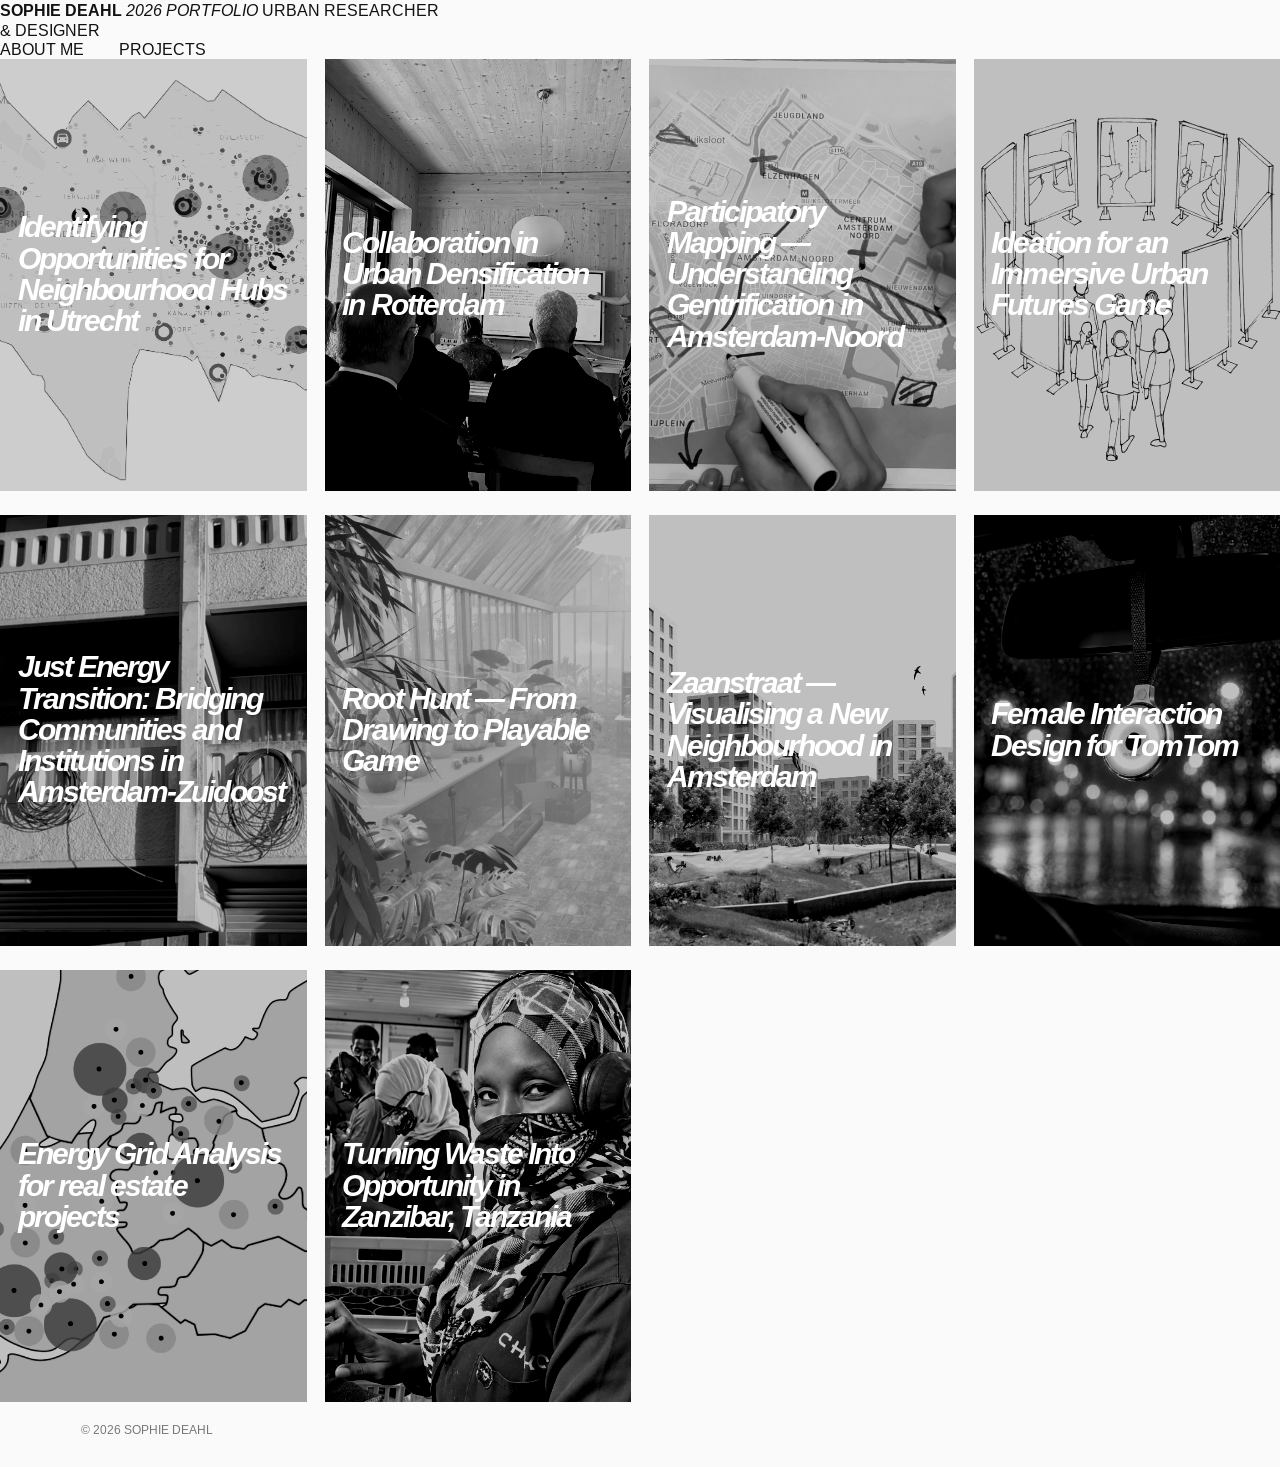
<file: projects.html>
<!doctype html>
<html lang="en">
<head>
  <meta charset="utf-8">
  <meta name="viewport" content="width=device-width, initial-scale=1">
  <title>Projects — Sophie Deahl</title>
  <link rel="stylesheet" href="style.css">
</head>

<body>

  <header class="site-header">
    <a class="identity" href="index.html">
      <strong>SOPHIE DEAHL</strong>
      <em>2026 PORTFOLIO</em>
      <span>URBAN RESEARCHER<br>& DESIGNER</span>
    </a>

    <nav style="display:flex;gap:35px;align-items:center;">
      <a class="resume-link" href="resume.html">ABOUT ME</a>
      <a class="resume-link" href="projects.html">PROJECTS</a>
    </nav>
  </header>

  <main>
    <section class="projects" aria-label="Projects" id="projects"></section>
  </main>

  <footer>© 2026 SOPHIE DEAHL</footer>

  <script src="projects.js"></script>
  <script>
    const grid = document.getElementById('projects');

    for (const p of projects) {
      const a = document.createElement('a');
      a.className = 'project';
      a.href = 'project.html?id=' + encodeURIComponent(p.id);

      const thumb = document.createElement('div');
      thumb.className = 'thumb';

      const img = document.createElement('img');
      img.src = p.image;
      img.alt = p.title;

      const overlay = document.createElement('div');
      overlay.className = 'overlay';

      const title = document.createElement('span');
      title.textContent = p.title;

      overlay.appendChild(title);
      thumb.append(img, overlay);
      a.appendChild(thumb);
      grid.appendChild(a);
    }
  </script>

</body>
</html>
</file>
<file: style.css>
@import url('https://fonts.googleapis.com/css2?family=Arimo:ital,wght@0,400;0,700;1,400;1,700&display=swap');


/* ========================================
   GLOBAL
======================================== */

:root {
  --background: #fafafa;
  --text: #111111;
  --muted: #777777;
  --line: #cccccc;

  --body-size: 16px;
  --heading-size: 18px;
  --line-height: 1.4;
}

* {
  box-sizing: border-box;
}

html {
  font-family: 'Arimo', Arial, Helvetica, sans-serif;
  scroll-behavior: smooth;
}

body {
  margin: 0;
  background: var(--background);
  color: var(--text);
  font-family: 'Arimo', Arial, Helvetica, sans-serif;
}

a {
  color: inherit;
  text-decoration: none;
}

img,
video {
  max-width: 100%;
}


/* ========================================
   HEADER
======================================== */

.landing {
  padding: 24px 5.5% 0;
}

.landing.open {
  padding-top: 24px;
}

.landing-inner {
  max-width: 1500px;
  margin: 0 auto;
}

.landing-line {
  height: 1px;
  width: 100%;
  background: #aaaaaa;
}

.landing-row {
  display: flex;
  justify-content: space-between;
  align-items: flex-start;
  gap: 40px;
  padding: 20px 0;
}

.landing .identity {
  display: flex;
  flex-direction: column;
  flex-shrink: 0;
  font-size: clamp(21px, 2.2vw, 32px);
  line-height: 1.1;
  letter-spacing: -.055em;
}

.landing .identity strong {
  font-weight: 700;
  letter-spacing: -.06em;
}

.landing .identity em {
  font-weight: 400;
  font-style: italic;
  font-size: .7em;
  margin-top: 3px;
}

.landing .identity span {
  font-weight: 400;
  font-size: .65em;
  letter-spacing: -.035em;
}

.landing-nav {
  display: flex;
  flex-direction: column;
  align-items: flex-end;
  gap: 5px;
  text-align: right;
}

.landing-nav a {
  font-size: clamp(20px, 1.7vw, 25px);
  font-weight: 700;
  line-height: 1.15;
  letter-spacing: -.04em;
}

.landing-nav a:hover,
.landing-nav a:focus-visible,
.landing-nav a.active {
  font-weight: 400;
  font-style: italic;
}


/* ========================================
   PAGE VISIBILITY
======================================== */

.content-section {
  display: none;
  width: 100%;
  max-width: 1700px;
  margin: 0 auto;
  padding: 25px 5.5% 70px;
}

.content-section.visible {
  display: block;
}


/* ========================================
   ABOUT
======================================== */

#about {
  padding-top: 32px;
}

.about-layout {
  max-width: 1500px;
  margin: 0 auto;
}


/* ========================================
   VIDEO + PERSONAL DETAILS
======================================== */

.about-intro {
  display: flex;
  align-items: flex-start;
  gap: 36px;
  padding: 0 6% 32px;
  border-bottom: 1px solid var(--line);
}

/* FIXED: Square video container instead of 16:9 */

.intro-video {
  flex: 0 0 320px;
  width: 320px;
  max-width: 100%;
  aspect-ratio: 1 / 1;
  overflow: hidden;
  background: #e9e9e6;
}

.intro-video video {
  display: block;
  width: 100%;
  height: 100%;
  object-fit: contain;
  object-position: center;
}

.intro-details {
  border-left: 1px solid var(--line);
  padding-left: 30px;
  min-height: 180px;
}


/* ========================================
   UNIFORM ABOUT TYPOGRAPHY
======================================== */

#about h2 {
  margin: 0 0 16px;
  font-family: 'Arimo', Arial, Helvetica, sans-serif;
  font-size: var(--heading-size);
  font-weight: 700;
  font-style: normal;
  line-height: 1.25;
  letter-spacing: -.015em;
}

#about p,
#about a,
#about li,
#about h3 {
  font-family: 'Arimo', Arial, Helvetica, sans-serif;
  font-size: var(--body-size);
  line-height: var(--line-height);
  letter-spacing: -.015em;
}

#about p {
  margin-top: 0;
}

.intro-details p,
.intro-details a {
  display: block;
  margin: 0 0 6px;
  font-weight: 400;
  font-style: normal;
  overflow-wrap: anywhere;
}

.intro-details a:hover {
  text-decoration: underline;
}


/* ========================================
   THREE-COLUMN LAYOUT
======================================== */

.about-columns {
  display: grid;

  grid-template-columns:
    minmax(0, 1.05fr)
    minmax(0, 1.12fr)
    minmax(0, .78fr);

  gap: 0;
  padding-top: 28px;
  align-items: stretch;
}

.about-bio,
.about-middle,
.about-right {
  min-width: 0;
}

.about-bio {
  padding: 0 34px 0 0;
}

.about-middle {
  border-left: 1px solid var(--line);
  padding: 0 34px;
}

.about-right {
  border-left: 1px solid var(--line);
  padding: 0 0 0 34px;
}


/* ========================================
   BIOGRAPHY
======================================== */

.about-bio p {
  margin-bottom: 20px;
  font-weight: 400;
  font-style: normal;
}


/* ========================================
   EDUCATION
======================================== */

.education-entry {
  margin-bottom: 22px;
}

.education-entry:last-child {
  margin-bottom: 0;
}

.education-entry p {
  margin: 0;
}

.education-entry .degree,
.education-entry .degree a {
  font-weight: 700;
}

.education-entry .dates {
  color: var(--muted);
  margin-top: 2px;
}

.education-entry a:hover,
.education-entry a:focus-visible {
  text-decoration: underline;
  text-underline-offset: 3px;
}


/* ========================================
   EXPERIENCE
======================================== */

/* The divider goes between
   EDUCATION and EXPERIENCE only. */

.experience-section {
  margin-top: 28px;
  padding-top: 22px;
  border-top: 1px solid var(--line);
}

.experience-entry {
  margin-bottom: 24px;
}

.experience-entry:last-child {
  margin-bottom: 0;
}

#about .experience-entry h3 {
  margin: 0;
  font-weight: 700;
  font-style: normal;
}

.experience-entry .dates {
  color: var(--muted);
  margin: 0 0 12px;
}

.experience-entry p {
  margin-bottom: 16px;
}


/* ========================================
   SKILLS
======================================== */

.about-right h3 {
  margin: 0 0 4px;
  font-weight: 700;
  font-style: normal;
}

.skill-group {
  margin-bottom: 15px;
}

.skill-group:last-child {
  margin-bottom: 0;
}

.about-right ul {
  list-style: none;
  padding: 0;
  margin: 0;
}

.about-right li {
  margin: 0;
  font-weight: 400;
  font-style: italic;
}


/* ========================================
   SOFTWARE
======================================== */

.software-section {
  border-top: 1px solid var(--line);
  margin-top: 25px;
  padding-top: 20px;
}

.software-groups {
  display: grid;
  grid-template-columns: repeat(2, minmax(0, 1fr));
  column-gap: 18px;
  row-gap: 14px;
}

.software-group {
  min-width: 0;
}


/* ========================================
   PROJECTS
======================================== */

.projects {
  max-width: 1700px;
  margin: auto;
  display: grid;
  grid-template-columns: repeat(4, minmax(0, 1fr));
  gap: 24px 18px;
}

.project {
  display: block;
  min-width: 0;
}

.thumb {
  position: relative;
  aspect-ratio: .71;
  overflow: hidden;
  background: #e9e9e9;
  transition: transform .35s;
}

.project:hover .thumb,
.project:focus-visible .thumb {
  transform: scale(1.04);
  z-index: 1;
}

.thumb img {
  display: block;
  width: 100%;
  height: 100%;
  object-fit: cover;
  filter: grayscale(1) contrast(1.4) brightness(.85);
  transition: filter .35s, transform .35s;
}

.overlay {
  position: absolute;
  inset: 0;

  display: flex;
  align-items: center;
  justify-content: flex-start;

  padding: clamp(12px, 1.4vw, 22px);

  background: rgba(0, 0, 0, .12);
  color: #ffffff;

  font-size: clamp(19px, 2.35vw, 38px);
  font-weight: 700;
  font-style: italic;
  letter-spacing: -.065em;
  line-height: 1.04;

  transition: color .35s, background .35s;
}

.overlay span {
  display: block;
  width: 100%;
  overflow-wrap: break-word;
}

.project:hover img,
.project:focus-visible img {
  filter: grayscale(0) contrast(1) brightness(1);
  transform: scale(1.025);
}

.project:hover .overlay,
.project:focus-visible .overlay {
  color: #111111;
  background: rgba(255, 255, 255, .16);
}

.project:focus-visible {
  outline: 3px solid #111111;
  outline-offset: 4px;
}


/* ========================================
   PROJECT DETAIL PAGES
======================================== */

.page {
  padding: 42px 6.3% 70px;
  max-width: 1600px;
  margin: auto;
}

.back {
  display: inline-block;
  margin-bottom: 35px;
  font-style: italic;
}

.back:hover {
  text-decoration: underline;
}

h1 {
  font-size: clamp(30px, 4vw, 58px);
  letter-spacing: -.05em;
  font-weight: 500;
  margin: 0 0 22px;
}

.pdf-frame {
  width: 100%;
  height: 80vh;
  min-height: 500px;
  border: 1px solid #dddddd;
  background: #eeeeee;
}

.download {
  display: inline-block;
  border-bottom: 1px solid;
  margin: 0 0 20px;
  font-style: italic;
}

footer {
  padding: 20px 6.3% 30px;
  color: #777777;
  font-size: 12px;
}


/* ========================================
   TABLET
======================================== */

@media (max-width: 1050px) {

  .about-intro {
    padding-left: 0;
    padding-right: 0;
  }

  .about-columns {
    grid-template-columns:
      minmax(0, 1fr)
      minmax(0, 1.15fr);
  }

  .about-bio {
    padding-right: 28px;
  }

  .about-middle {
    padding-right: 0;
    padding-left: 28px;
  }

  .about-right {
    grid-column: 1 / -1;
    border-left: 0;
    border-top: 1px solid var(--line);

    margin-top: 30px;
    padding: 24px 0 0;

    display: grid;
    grid-template-columns: 1fr 1fr;
    gap: 30px;
  }

  .software-section {
    margin-top: 0;
    padding-top: 0;
    border-top: 0;
  }

  .projects {
    grid-template-columns: repeat(3, minmax(0, 1fr));
  }

}


/* ========================================
   MOBILE
======================================== */

@media (max-width: 700px) {

  .landing,
  .landing.open {
    padding: 24px 5% 0;
  }

  .landing-row {
    gap: 24px;
  }

  .landing .identity {
    font-size: 24px;
  }

  .landing-nav a {
    font-size: 20px;
  }

  .content-section {
    padding: 24px 5% 50px;
  }

  .about-intro {
    flex-direction: column;
    gap: 22px;
  }

  .intro-video {
    flex: none;
    width: 100%;
    max-width: 320px;
  }

  .intro-details {
    border-left: 0;
    padding-left: 0;
    min-height: 0;
  }

  .about-columns {
    display: block;
    padding-top: 26px;
  }

  .about-bio,
  .about-middle,
  .about-right {
    border-left: 0;
    padding: 0;
  }

  .about-middle,
  .about-right {
    border-top: 1px solid var(--line);
    margin-top: 26px;
    padding-top: 24px;
  }

  .about-right {
    display: block;
  }

  .software-section {
    border-top: 1px solid var(--line);
    margin-top: 26px;
    padding-top: 24px;
  }

  .projects {
    grid-template-columns: 1fr;
    gap: 14px;
  }

  .overlay {
    font-size: clamp(30px, 7vw, 44px);
    padding: 22px;
  }

  .page {
    padding: 30px 5%;
  }

  .pdf-frame {
    height: 65vh;
    min-height: 400px;
  }

}


/* ========================================
   TOUCH DEVICES
======================================== */

@media (hover: none) {

  .overlay {
    background: rgba(0, 0, 0, .12);
    color: #ffffff;
  }

  .thumb img {
    filter: grayscale(1) contrast(1.4) brightness(.85);
  }

}


/* ========================================
   REDUCED MOTION
======================================== */

@media (prefers-reduced-motion: reduce) {

  html {
    scroll-behavior: auto;
  }

  .thumb,
  .thumb img,
  .overlay {
    transition: none;
  }

}



/* Experience links – same hover effect as education */

.experience-entry h3 a {
  color: inherit;
  text-decoration: none;
}

.experience-entry h3 a:hover {
  text-decoration: underline;
  text-underline-offset: 3px;
}


/* ==========================================
   PROJECT FOLD-OUT DESCRIPTION PANELS
   ========================================== */

#project-grid {
  overflow: visible;
}

#project-grid .project {
  position: relative;
  isolation: isolate;
}

#project-grid .project:hover,
#project-grid .project:focus-within,
#project-grid .project.is-open {
  z-index: 30;
}

#project-grid .project .thumb {
  position: relative;
  z-index: 2;
}

/* FOLD-OUT SQUARE */

#project-grid .project-info {
  position: absolute;
  top: 0;
  left: 100%;
  width: 100%;
  height: 100%;
  box-sizing: border-box;

  padding: clamp(12px, 1.6vw, 24px);

  background: rgba(255, 255, 255, 0.91);
  color: #111;

  backdrop-filter: blur(7px);
  -webkit-backdrop-filter: blur(7px);

  display: flex;
  flex-direction: column;
  justify-content: center;
  gap: clamp(10px, 1.2vw, 18px);

  opacity: 0;
  visibility: hidden;
  pointer-events: none;

  transform: perspective(700px) rotateY(-75deg);
  transform-origin: left center;

  transition:
    opacity .24s ease,
    transform .36s ease,
    visibility .36s;

  overflow: auto;
  z-index: 1;
}

/* FOLD OUT TO THE LEFT */

#project-grid .project.fold-left .project-info {
  left: auto;
  right: 100%;

  transform-origin: right center;
  transform: perspective(700px) rotateY(75deg);
}

/* SHOW ON HOVER */

#project-grid .project:hover .project-info,
#project-grid .project:focus-within .project-info,
#project-grid .project.is-open .project-info {
  opacity: 1;
  visibility: visible;
  transform: rotateY(0deg);
  pointer-events: auto;
}

/* KEYWORDS */

#project-grid .project-info-keywords {
  font-family: 'Arimo', Arial, sans-serif;
  font-weight: 700;
  font-size: clamp(11px, 1vw, 15px);
  line-height: 1.4;
  text-transform: uppercase;
  letter-spacing: -.015em;
}

/* DIVIDING LINE */

#project-grid .project-info-rule {
  border: 0;
  border-top: 1px solid #bbb;
  margin: 0;
}

/* DESCRIPTION */

#project-grid .project-info-description {
  margin: 0;
  font-size: clamp(12px, 1.05vw, 16px);
  line-height: 1.42;
  font-weight: 400;
}

/* YEAR */

#project-grid .project-info-year {
  font-size: 12px;
  opacity: .65;
}

/* MOBILE */

@media (max-width: 700px) {
  #project-grid .project-info {
    left: 0 !important;
    right: auto !important;
    top: 100%;

    transform-origin: top center !important;
    transform: translateY(-8px) !important;
  }

  #project-grid .project.is-open .project-info,
  #project-grid .project:focus-within .project-info {
    transform: translateY(0) !important;
  }
}

/* REDUCED MOTION */

@media (prefers-reduced-motion: reduce) {
  #project-grid .project-info {
    transition: none;
  }
}
</file>
